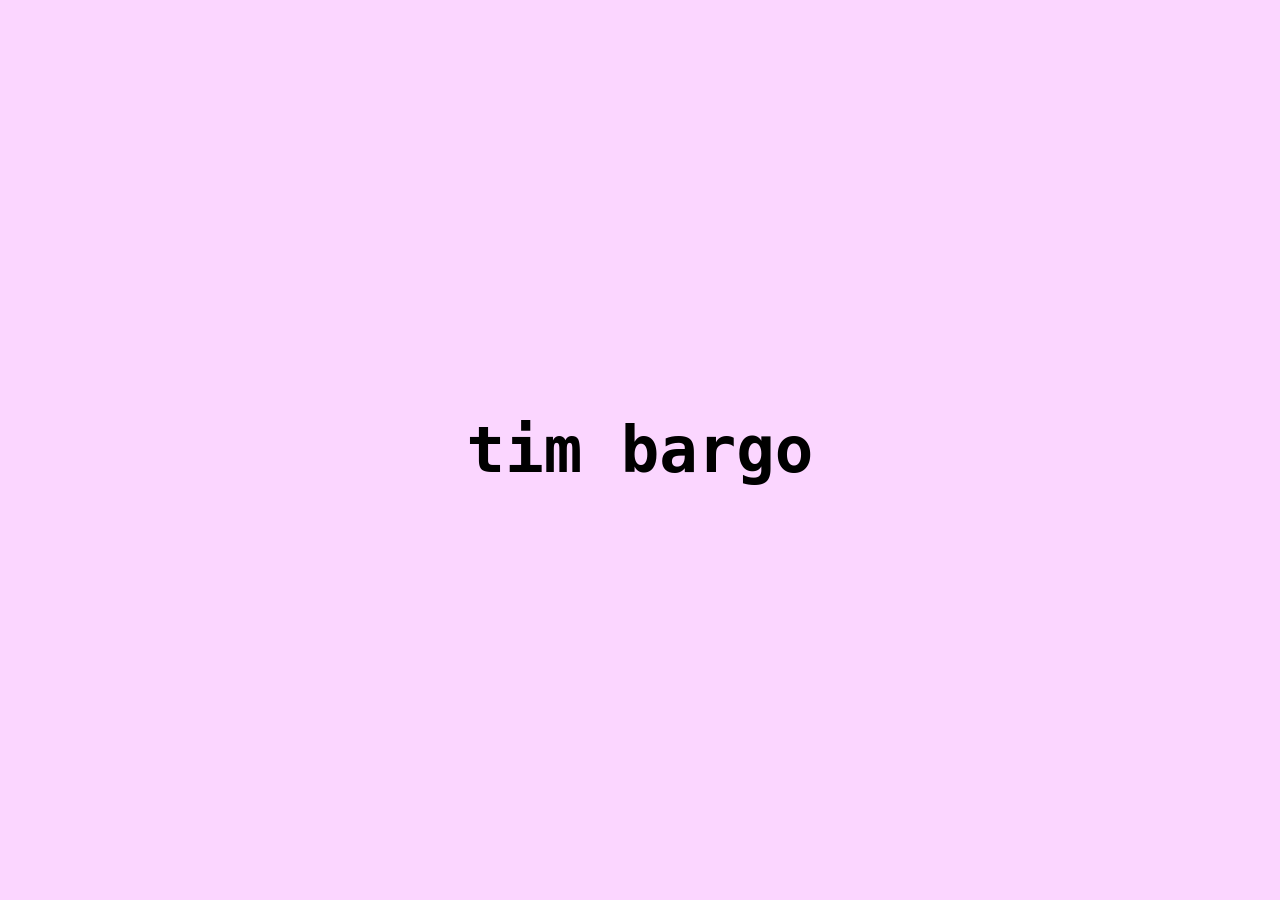
<file: index.html>
<!DOCTYPE html>
<html lang="en">
<head>
    <meta charset="UTF-8">
    <meta name="viewport" content="width=device-width, initial-scale=1.0">
    <title>Tim Bargo</title>
    <style>
        body {
            margin: 0;
            padding: 0;
            background: rgb(251, 214, 255);
            height: 100vh;
            display: flex;
            justify-content: center;
            align-items: center;
            font-family: 'Consolas', 'Monaco', 'Lucida Console', monospace;
            cursor: pointer;
        }
        
        .name {
            font-size: 4rem;
            color: black;
            font-weight: bold;
            animation: spin 10s linear infinite;
        }
        
        @keyframes spin {
            from { transform: rotate(0deg); }
            to { transform: rotate(360deg); }
        }
        
        @media (max-width: 768px) {
            .name {
                font-size: 2rem;
            }
        }
    </style>
    <script>
        document.addEventListener('click', () => {
            window.location.href = 'zoom-tubes.html';
        });
    </script>
</head>
<body>
    <div class="name">tim bargo</div>
</body>
</html>
</file>
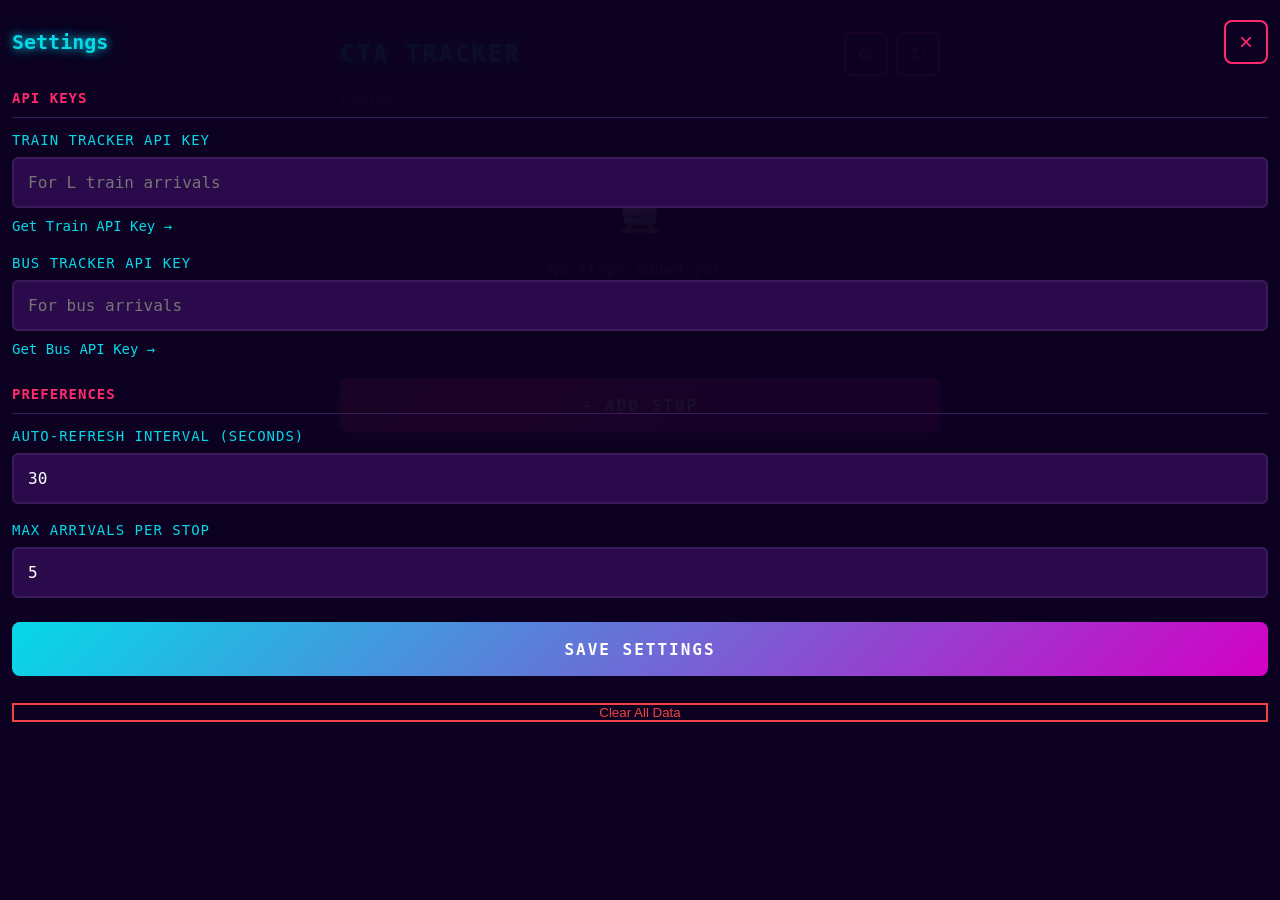
<file: cta.html>
<!DOCTYPE html>
<html lang="en">
<head>
    <meta charset="UTF-8">
    <meta name="viewport" content="width=device-width, initial-scale=1.0">
    <title>CTA Tracker - Tim Bargo</title>
    <style>
        * {
            margin: 0;
            padding: 0;
            box-sizing: border-box;
        }

        :root {
            /* Backgrounds */
            --bg-dark: #0d0221;
            --bg-card: #1a0533;
            --bg-input: #2a0a4a;

            /* Neon accents */
            --neon-pink: #ff2a6d;
            --neon-cyan: #05d9e8;
            --neon-purple: #d300c5;
            --neon-yellow: #f9e900;

            /* Text */
            --text-primary: #ffffff;
            --text-secondary: #b794c0;
            --text-muted: #7a5a8a;

            /* Glow effects */
            --glow-pink: 0 0 10px #ff2a6d, 0 0 20px #ff2a6d40;
            --glow-cyan: 0 0 10px #05d9e8, 0 0 20px #05d9e840;
            --glow-purple: 0 0 10px #d300c5, 0 0 20px #d300c540;

            /* CTA Line Colors */
            --cta-red: #c60c30;
            --cta-blue: #00a1de;
            --cta-brown: #62361b;
            --cta-green: #009b3a;
            --cta-orange: #f9461c;
            --cta-purple: #522398;
            --cta-pink: #e27ea6;
            --cta-yellow: #f9e300;
        }

        body {
            font-family: 'Consolas', 'Monaco', 'Lucida Console', monospace;
            background: var(--bg-dark);
            min-height: 100vh;
            padding: 12px;
            font-size: 16px;
            line-height: 1.5;
            color: var(--text-primary);
        }

        .container {
            max-width: 600px;
            margin: 0 auto;
        }

        /* Header */
        .header {
            display: flex;
            justify-content: space-between;
            align-items: center;
            margin-bottom: 8px;
            padding: 8px 0;
        }

        .header h1 {
            font-size: clamp(1.25rem, 5vw, 1.5rem);
            color: var(--neon-cyan);
            text-shadow: var(--glow-cyan);
            letter-spacing: 2px;
        }

        .header-buttons {
            display: flex;
            gap: 8px;
        }

        .header-btn {
            background: transparent;
            border: 2px solid var(--neon-pink);
            color: var(--neon-pink);
            width: 44px;
            height: 44px;
            border-radius: 8px;
            cursor: pointer;
            font-size: 20px;
            display: flex;
            align-items: center;
            justify-content: center;
            transition: all 0.2s;
        }

        .header-btn:hover, .header-btn:active {
            background: var(--neon-pink);
            color: var(--bg-dark);
            box-shadow: var(--glow-pink);
        }

        .header-btn.refreshing {
            animation: spin 1s linear infinite;
        }

        @keyframes spin {
            from { transform: rotate(0deg); }
            to { transform: rotate(360deg); }
        }

        .last-updated {
            font-size: 12px;
            color: var(--text-muted);
            margin-bottom: 12px;
        }

        /* Cards */
        .card {
            background: var(--bg-card);
            border-radius: 8px;
            padding: 12px;
            margin-bottom: 12px;
            border: 1px solid #3a1a5a;
            box-shadow: 0 4px 20px rgba(0, 0, 0, 0.5);
        }

        .card.glow-cyan {
            border-color: var(--neon-cyan);
            box-shadow: 0 0 15px rgba(5, 217, 232, 0.2);
        }

        .card.glow-pink {
            border-color: var(--neon-pink);
            box-shadow: 0 0 15px rgba(255, 42, 109, 0.2);
        }

        /* Stop Card */
        .stop-card {
            position: relative;
        }

        .stop-header {
            display: flex;
            align-items: flex-start;
            gap: 12px;
            margin-bottom: 8px;
        }

        .line-indicator {
            width: 4px;
            min-height: 40px;
            border-radius: 2px;
            flex-shrink: 0;
        }

        .stop-info {
            flex: 1;
        }

        .stop-line {
            font-size: 14px;
            font-weight: bold;
            margin-bottom: 2px;
        }

        .stop-name {
            font-size: 16px;
            color: var(--text-secondary);
        }

        .stop-actions {
            display: flex;
            gap: 4px;
        }

        .stop-action-btn {
            background: transparent;
            border: 1px solid var(--text-muted);
            color: var(--text-muted);
            width: 32px;
            height: 32px;
            border-radius: 4px;
            cursor: pointer;
            font-size: 14px;
            display: flex;
            align-items: center;
            justify-content: center;
        }

        .stop-action-btn:hover {
            border-color: var(--neon-pink);
            color: var(--neon-pink);
        }

        .stop-action-btn.delete:hover {
            border-color: #ef4444;
            color: #ef4444;
        }

        /* Arrivals */
        .arrivals-list {
            background: rgba(0, 0, 0, 0.3);
            border-radius: 6px;
            padding: 8px;
        }

        .arrival-row {
            display: flex;
            align-items: center;
            padding: 8px 4px;
            border-bottom: 1px solid rgba(255, 255, 255, 0.1);
        }

        .arrival-row:last-child {
            border-bottom: none;
        }

        .arrival-time {
            font-size: 18px;
            font-weight: bold;
            color: var(--neon-cyan);
            min-width: 60px;
            text-shadow: var(--glow-cyan);
        }

        .arrival-time.arriving {
            color: var(--neon-pink);
            text-shadow: var(--glow-pink);
            animation: pulse 1s ease-in-out infinite;
        }

        @keyframes pulse {
            0%, 100% { opacity: 1; }
            50% { opacity: 0.6; }
        }

        .arrival-location {
            flex: 1;
            font-size: 14px;
            color: var(--text-secondary);
            padding: 0 8px;
        }

        .arrival-destination {
            font-size: 12px;
            color: var(--text-muted);
            text-align: right;
        }

        .arrival-destination::before {
            content: '\2192 ';
            color: var(--neon-purple);
        }

        /* Error state */
        .stop-error {
            background: rgba(239, 68, 68, 0.1);
            border: 1px solid rgba(239, 68, 68, 0.3);
            border-radius: 6px;
            padding: 12px;
            color: #fca5a5;
            font-size: 14px;
        }

        .stop-loading {
            text-align: center;
            color: var(--text-muted);
            padding: 16px;
        }

        .stop-loading::after {
            content: '';
            animation: dots 1.5s infinite;
        }

        @keyframes dots {
            0%, 20% { content: '.'; }
            40% { content: '..'; }
            60%, 100% { content: '...'; }
        }

        /* No arrivals */
        .no-arrivals {
            text-align: center;
            color: var(--text-muted);
            padding: 16px;
            font-style: italic;
        }

        /* Add Stop Button */
        .add-stop-btn {
            width: 100%;
            background: linear-gradient(135deg, var(--neon-pink), var(--neon-purple));
            border: none;
            color: white;
            padding: 16px;
            font-size: 16px;
            font-family: inherit;
            font-weight: bold;
            border-radius: 8px;
            cursor: pointer;
            min-height: 54px;
            text-transform: uppercase;
            letter-spacing: 2px;
            box-shadow: 0 4px 20px rgba(255, 42, 109, 0.3);
            transition: all 0.2s;
        }

        .add-stop-btn:hover, .add-stop-btn:active {
            transform: translateY(-2px);
            box-shadow: 0 6px 25px rgba(255, 42, 109, 0.5);
        }

        /* Modal */
        .modal-overlay {
            position: fixed;
            top: 0;
            left: 0;
            right: 0;
            bottom: 0;
            background: rgba(13, 2, 33, 0.95);
            z-index: 1000;
            display: none;
            overflow-y: auto;
        }

        .modal-overlay.active {
            display: block;
        }

        .modal {
            min-height: 100vh;
            padding: 12px;
            padding-bottom: 100px;
        }

        .modal-header {
            display: flex;
            justify-content: space-between;
            align-items: center;
            margin-bottom: 16px;
            padding: 8px 0;
        }

        .modal-header h2 {
            font-size: 1.25rem;
            color: var(--neon-cyan);
            text-shadow: var(--glow-cyan);
        }

        .modal-close {
            background: transparent;
            border: 2px solid var(--neon-pink);
            color: var(--neon-pink);
            width: 44px;
            height: 44px;
            border-radius: 8px;
            cursor: pointer;
            font-size: 24px;
            display: flex;
            align-items: center;
            justify-content: center;
        }

        /* Form elements */
        .form-group {
            margin-bottom: 16px;
        }

        label {
            display: block;
            font-size: 14px;
            color: var(--neon-cyan);
            margin-bottom: 6px;
            text-transform: uppercase;
            letter-spacing: 1px;
        }

        input[type="text"],
        input[type="password"],
        input[type="number"],
        select {
            width: 100%;
            padding: 14px;
            font-size: 16px;
            font-family: inherit;
            background: var(--bg-input);
            border: 2px solid #3a1a5a;
            border-radius: 6px;
            color: var(--text-primary);
            min-height: 50px;
        }

        input:focus,
        select:focus {
            outline: none;
            border-color: var(--neon-cyan);
            box-shadow: 0 0 10px rgba(5, 217, 232, 0.3);
        }

        select {
            cursor: pointer;
        }

        select option {
            background: var(--bg-card);
            color: var(--text-primary);
        }

        /* Stop Search */
        .search-input-wrapper {
            position: relative;
        }

        .search-input {
            padding-right: 44px !important;
        }

        .search-clear {
            position: absolute;
            right: 8px;
            top: 50%;
            transform: translateY(-50%);
            background: transparent;
            border: none;
            color: var(--text-muted);
            font-size: 20px;
            cursor: pointer;
            width: 32px;
            height: 32px;
            display: none;
        }

        .search-clear.visible {
            display: block;
        }

        /* Stop List for selection */
        .stop-list {
            max-height: 300px;
            overflow-y: auto;
            border: 1px solid #3a1a5a;
            border-radius: 6px;
            margin-top: 8px;
        }

        .stop-list-item {
            padding: 14px;
            border-bottom: 1px solid #3a1a5a;
            cursor: pointer;
            transition: background 0.2s;
        }

        .stop-list-item:last-child {
            border-bottom: none;
        }

        .stop-list-item:hover, .stop-list-item:active {
            background: var(--bg-input);
        }

        .stop-list-item.selected {
            background: var(--neon-purple);
            color: white;
        }

        .stop-list-item .stop-id {
            font-size: 12px;
            color: var(--text-muted);
        }

        /* Tabs for Bus/Train */
        .tabs {
            display: flex;
            gap: 8px;
            margin-bottom: 16px;
        }

        .tab {
            flex: 1;
            padding: 14px;
            background: transparent;
            border: 2px solid #3a1a5a;
            color: var(--text-secondary);
            font-family: inherit;
            font-size: 14px;
            font-weight: bold;
            border-radius: 6px;
            cursor: pointer;
            text-transform: uppercase;
            letter-spacing: 1px;
            min-height: 50px;
        }

        .tab.active {
            border-color: var(--neon-cyan);
            color: var(--neon-cyan);
            background: rgba(5, 217, 232, 0.1);
        }

        /* Primary Button */
        .btn-primary {
            width: 100%;
            background: linear-gradient(135deg, var(--neon-cyan), var(--neon-purple));
            border: none;
            color: white;
            padding: 16px;
            font-size: 16px;
            font-family: inherit;
            font-weight: bold;
            border-radius: 8px;
            cursor: pointer;
            min-height: 54px;
            text-transform: uppercase;
            letter-spacing: 2px;
            transition: all 0.2s;
        }

        .btn-primary:hover:not(:disabled), .btn-primary:active:not(:disabled) {
            transform: translateY(-2px);
            box-shadow: 0 6px 25px rgba(5, 217, 232, 0.5);
        }

        .btn-primary:disabled {
            opacity: 0.5;
            cursor: not-allowed;
        }

        .btn-secondary {
            background: transparent;
            border: 2px solid var(--text-muted);
            color: var(--text-secondary);
        }

        .btn-secondary:hover {
            border-color: var(--neon-pink);
            color: var(--neon-pink);
        }

        .btn-danger {
            background: transparent;
            border: 2px solid #ef4444;
            color: #ef4444;
        }

        .btn-danger:hover {
            background: #ef4444;
            color: white;
        }

        /* Settings */
        .settings-section {
            margin-bottom: 24px;
        }

        .settings-section h3 {
            font-size: 14px;
            color: var(--neon-pink);
            margin-bottom: 12px;
            text-transform: uppercase;
            letter-spacing: 1px;
            border-bottom: 1px solid #3a1a5a;
            padding-bottom: 8px;
        }

        /* Empty state */
        .empty-state {
            text-align: center;
            padding: 48px 24px;
            color: var(--text-muted);
        }

        .empty-state-icon {
            font-size: 48px;
            margin-bottom: 16px;
        }

        .empty-state p {
            margin-bottom: 24px;
        }

        /* Info text */
        .info-text {
            font-size: 14px;
            color: var(--text-muted);
            margin-top: 8px;
        }

        .info-link {
            color: var(--neon-cyan);
            text-decoration: none;
        }

        .info-link:hover {
            text-decoration: underline;
        }

        /* Responsive */
        @media (min-width: 480px) {
            body {
                padding: 16px;
            }

            .card {
                padding: 16px;
            }

            .arrival-time {
                min-width: 70px;
            }
        }

        @media (min-width: 768px) {
            body {
                padding: 24px;
            }
        }

        /* Scrollbar styling */
        ::-webkit-scrollbar {
            width: 8px;
        }

        ::-webkit-scrollbar-track {
            background: var(--bg-dark);
        }

        ::-webkit-scrollbar-thumb {
            background: #3a1a5a;
            border-radius: 4px;
        }

        ::-webkit-scrollbar-thumb:hover {
            background: var(--neon-purple);
        }

        /* Loading shimmer */
        .shimmer {
            background: linear-gradient(90deg, var(--bg-card) 25%, var(--bg-input) 50%, var(--bg-card) 75%);
            background-size: 200% 100%;
            animation: shimmer 1.5s infinite;
        }

        @keyframes shimmer {
            0% { background-position: 200% 0; }
            100% { background-position: -200% 0; }
        }
    </style>
</head>
<body>
    <div class="container">
        <!-- Header -->
        <div class="header">
            <h1>CTA TRACKER</h1>
            <div class="header-buttons">
                <button class="header-btn" id="settingsBtn" title="Settings">&#9881;</button>
                <button class="header-btn" id="refreshBtn" title="Refresh">&#8635;</button>
            </div>
        </div>
        <div class="last-updated" id="lastUpdated">Loading...</div>

        <!-- Main Content - Stop Cards -->
        <div id="stopsContainer">
            <!-- Stop cards will be rendered here -->
        </div>

        <!-- Add Stop Button -->
        <button class="add-stop-btn" id="addStopBtn">+ Add Stop</button>
    </div>

    <!-- Settings Modal -->
    <div class="modal-overlay" id="settingsModal">
        <div class="modal">
            <div class="modal-header">
                <h2>Settings</h2>
                <button class="modal-close" id="closeSettingsBtn">&times;</button>
            </div>

            <div class="settings-section">
                <h3>API Keys</h3>
                <div class="form-group">
                    <label for="trainApiKey">Train Tracker API Key</label>
                    <input type="password" id="trainApiKey" placeholder="For L train arrivals">
                    <p class="info-text">
                        <a href="https://www.transitchicago.com/developers/traintrackerapply/" target="_blank" class="info-link">Get Train API Key &rarr;</a>
                    </p>
                </div>
                <div class="form-group">
                    <label for="busApiKey">Bus Tracker API Key</label>
                    <input type="password" id="busApiKey" placeholder="For bus arrivals">
                    <p class="info-text">
                        <a href="https://www.ctabustracker.com/bustime/login.jsp" target="_blank" class="info-link">Get Bus API Key &rarr;</a>
                    </p>
                </div>
            </div>

            <div class="settings-section">
                <h3>Preferences</h3>
                <div class="form-group">
                    <label for="refreshInterval">Auto-refresh Interval (seconds)</label>
                    <input type="number" id="refreshInterval" min="10" max="300" value="30">
                </div>
                <div class="form-group">
                    <label for="maxArrivals">Max Arrivals per Stop</label>
                    <input type="number" id="maxArrivals" min="1" max="10" value="5">
                </div>
            </div>

            <button class="btn-primary" id="saveSettingsBtn">Save Settings</button>

            <div style="margin-top: 24px;">
                <button class="btn-danger" id="clearAllDataBtn" style="width: 100%;">Clear All Data</button>
            </div>
        </div>
    </div>

    <!-- Add Stop Modal -->
    <div class="modal-overlay" id="addStopModal">
        <div class="modal">
            <div class="modal-header">
                <h2>Add Stop</h2>
                <button class="modal-close" id="closeAddStopBtn">&times;</button>
            </div>

            <!-- Tabs -->
            <div class="tabs">
                <button class="tab active" data-type="train" id="trainTab">&#128646; Train</button>
                <button class="tab" data-type="bus" id="busTab">&#128652; Bus</button>
            </div>

            <!-- Train Form -->
            <div id="trainForm">
                <div class="form-group">
                    <label for="trainLine">Select Line</label>
                    <select id="trainLine">
                        <option value="">-- Select Line --</option>
                    </select>
                </div>
                <div class="form-group">
                    <label for="trainStation">Select Station</label>
                    <select id="trainStation" disabled>
                        <option value="">-- Select Station --</option>
                    </select>
                </div>
                <div class="form-group">
                    <label for="trainDirection">Select Platform</label>
                    <select id="trainDirection" disabled>
                        <option value="">-- Select Platform --</option>
                    </select>
                </div>
                <button class="btn-primary" id="addTrainStopBtn" disabled>Add Train Stop</button>
            </div>

            <!-- Bus Form -->
            <div id="busForm" style="display: none;">
                <div class="form-group">
                    <label for="busRoute">Route Number</label>
                    <input type="text" id="busRoute" placeholder="e.g., 74">
                </div>
                <div class="form-group">
                    <label for="busDirection">Direction</label>
                    <select id="busDirection" disabled>
                        <option value="">-- Enter route first --</option>
                    </select>
                </div>
                <div class="form-group">
                    <label for="busStopSearch">Search Stops</label>
                    <div class="search-input-wrapper">
                        <input type="text" id="busStopSearch" class="search-input" placeholder="Type to search stops..." disabled>
                        <button class="search-clear" id="busSearchClear">&times;</button>
                    </div>
                </div>
                <div class="stop-list" id="busStopList" style="display: none;">
                    <!-- Bus stops will be listed here -->
                </div>
                <button class="btn-primary" id="addBusStopBtn" disabled style="margin-top: 16px;">Add Bus Stop</button>
            </div>
        </div>
    </div>

    <script>
        // =====================================================================
        // CONSTANTS & CONFIGURATION
        // =====================================================================

        const STORAGE_NAMESPACE = 'com.timbargo.cta_tracker';

        // CTA Train Lines and Stations (static data)
        const CTA_LINES = [
            { id: 'Red', name: 'Red Line', color: '#c60c30' },
            { id: 'Blue', name: 'Blue Line', color: '#00a1de' },
            { id: 'Brn', name: 'Brown Line', color: '#62361b' },
            { id: 'G', name: 'Green Line', color: '#009b3a' },
            { id: 'Org', name: 'Orange Line', color: '#f9461c' },
            { id: 'P', name: 'Purple Line', color: '#522398' },
            { id: 'Pink', name: 'Pink Line', color: '#e27ea6' },
            { id: 'Y', name: 'Yellow Line', color: '#f9e300' }
        ];

        // Station data with stop IDs per platform
        // Format: { name, lat, lng, lines: [lineIds], stops: { [direction]: stopId } }
        // This is a subset - in production you'd fetch from CTA or have complete list
        const CTA_STATIONS = [
            // Red Line (north-south)
            { name: 'Howard', mapId: 40900, lines: ['Red', 'P', 'Y'], stops: { 'Howard-bound': 30173, '95th-bound': 30174 } },
            { name: 'Jarvis', mapId: 41190, lines: ['Red'], stops: { 'Howard-bound': 30181, '95th-bound': 30182 } },
            { name: 'Morse', mapId: 40100, lines: ['Red'], stops: { 'Howard-bound': 30020, '95th-bound': 30021 } },
            { name: 'Loyola', mapId: 41300, lines: ['Red'], stops: { 'Howard-bound': 30203, '95th-bound': 30204 } },
            { name: 'Granville', mapId: 40760, lines: ['Red'], stops: { 'Howard-bound': 30147, '95th-bound': 30148 } },
            { name: 'Thorndale', mapId: 40880, lines: ['Red'], stops: { 'Howard-bound': 30169, '95th-bound': 30170 } },
            { name: 'Bryn Mawr', mapId: 41380, lines: ['Red'], stops: { 'Howard-bound': 30267, '95th-bound': 30268 } },
            { name: 'Berwyn', mapId: 40340, lines: ['Red'], stops: { 'Howard-bound': 30065, '95th-bound': 30066 } },
            { name: 'Argyle', mapId: 41200, lines: ['Red'], stops: { 'Howard-bound': 30183, '95th-bound': 30184 } },
            { name: 'Lawrence', mapId: 40770, lines: ['Red'], stops: { 'Howard-bound': 30149, '95th-bound': 30150 } },
            { name: 'Wilson', mapId: 40540, lines: ['Red', 'P'], stops: { 'Howard-bound': 30105, '95th-bound': 30106, 'Linden-bound': 30105, 'Loop-bound': 30106 } },
            { name: 'Sheridan', mapId: 40080, lines: ['Red'], stops: { 'Howard-bound': 30016, '95th-bound': 30017 } },
            { name: 'Addison (Red)', mapId: 41420, lines: ['Red'], stops: { 'Howard-bound': 30273, '95th-bound': 30274 } },
            { name: 'Belmont (Red/Brown/Purple)', mapId: 41320, lines: ['Red', 'Brn', 'P'], stops: { 'Howard-bound': 30256, '95th-bound': 30257, 'Kimball-bound': 30255, 'Loop-bound': 30256, 'Linden-bound': 30255 } },
            { name: 'Fullerton', mapId: 41220, lines: ['Red', 'Brn', 'P'], stops: { 'Howard-bound': 30186, '95th-bound': 30187, 'Kimball-bound': 30185, 'Loop-bound': 30186, 'Linden-bound': 30185 } },
            { name: 'North/Clybourn', mapId: 40650, lines: ['Red'], stops: { 'Howard-bound': 30128, '95th-bound': 30129 } },
            { name: 'Clark/Division', mapId: 40630, lines: ['Red'], stops: { 'Howard-bound': 30122, '95th-bound': 30123 } },
            { name: 'Chicago (Red)', mapId: 41450, lines: ['Red'], stops: { 'Howard-bound': 30279, '95th-bound': 30280 } },
            { name: 'Grand (Red)', mapId: 40330, lines: ['Red'], stops: { 'Howard-bound': 30063, '95th-bound': 30064 } },
            { name: 'Lake (Red)', mapId: 41660, lines: ['Red'], stops: { 'Howard-bound': 30289, '95th-bound': 30290 } },
            { name: 'Monroe (Red)', mapId: 41090, lines: ['Red'], stops: { 'Howard-bound': 30211, '95th-bound': 30212 } },
            { name: 'Jackson (Red)', mapId: 40560, lines: ['Red'], stops: { 'Howard-bound': 30109, '95th-bound': 30110 } },
            { name: 'Harrison', mapId: 41490, lines: ['Red'], stops: { 'Howard-bound': 30285, '95th-bound': 30286 } },
            { name: 'Roosevelt (Red/Orange/Green)', mapId: 41400, lines: ['Red', 'Org', 'G'], stops: { 'Howard-bound': 30269, '95th-bound': 30270, 'Midway-bound': 30080, 'Loop-bound': 30081, 'Harlem-bound': 30080, 'Ashland/63rd-bound': 30081 } },
            { name: 'Cermak-Chinatown', mapId: 41000, lines: ['Red'], stops: { 'Howard-bound': 30193, '95th-bound': 30194 } },
            { name: 'Sox-35th', mapId: 40190, lines: ['Red'], stops: { 'Howard-bound': 30036, '95th-bound': 30037 } },
            { name: '47th (Red)', mapId: 41230, lines: ['Red'], stops: { 'Howard-bound': 30189, '95th-bound': 30190 } },
            { name: 'Garfield (Red)', mapId: 41170, lines: ['Red'], stops: { 'Howard-bound': 30177, '95th-bound': 30178 } },
            { name: '63rd', mapId: 40910, lines: ['Red'], stops: { 'Howard-bound': 30175, '95th-bound': 30176 } },
            { name: '69th', mapId: 40990, lines: ['Red'], stops: { 'Howard-bound': 30191, '95th-bound': 30192 } },
            { name: '79th', mapId: 40240, lines: ['Red'], stops: { 'Howard-bound': 30046, '95th-bound': 30047 } },
            { name: '87th', mapId: 41430, lines: ['Red'], stops: { 'Howard-bound': 30275, '95th-bound': 30276 } },
            { name: '95th/Dan Ryan', mapId: 40450, lines: ['Red'], stops: { 'Howard-bound': 30088, '95th-bound': 30089 } },

            // Blue Line (O'Hare branch)
            { name: "O'Hare", mapId: 40890, lines: ['Blue'], stops: { "O'Hare-bound": 30171, 'Forest Park-bound': 30172 } },
            { name: 'Rosemont', mapId: 40820, lines: ['Blue'], stops: { "O'Hare-bound": 30159, 'Forest Park-bound': 30160 } },
            { name: 'Cumberland', mapId: 40230, lines: ['Blue'], stops: { "O'Hare-bound": 30044, 'Forest Park-bound': 30045 } },
            { name: 'Harlem (Blue-O\'Hare)', mapId: 40750, lines: ['Blue'], stops: { "O'Hare-bound": 30145, 'Forest Park-bound': 30146 } },
            { name: 'Jefferson Park', mapId: 41280, lines: ['Blue'], stops: { "O'Hare-bound": 30247, 'Forest Park-bound': 30248 } },
            { name: 'Montrose (Blue)', mapId: 41330, lines: ['Blue'], stops: { "O'Hare-bound": 30259, 'Forest Park-bound': 30260 } },
            { name: 'Irving Park (Blue)', mapId: 40550, lines: ['Blue'], stops: { "O'Hare-bound": 30107, 'Forest Park-bound': 30108 } },
            { name: 'Addison (Blue)', mapId: 41240, lines: ['Blue'], stops: { "O'Hare-bound": 30191, 'Forest Park-bound': 30192 } },
            { name: 'Belmont (Blue)', mapId: 40060, lines: ['Blue'], stops: { "O'Hare-bound": 30012, 'Forest Park-bound': 30013 } },
            { name: 'Logan Square', mapId: 41020, lines: ['Blue'], stops: { "O'Hare-bound": 30195, 'Forest Park-bound': 30196 } },
            { name: 'California (Blue)', mapId: 40570, lines: ['Blue'], stops: { "O'Hare-bound": 30111, 'Forest Park-bound': 30112 } },
            { name: 'Western (Blue-O\'Hare)', mapId: 40670, lines: ['Blue'], stops: { "O'Hare-bound": 30130, 'Forest Park-bound': 30131 } },
            { name: 'Damen (Blue)', mapId: 40590, lines: ['Blue'], stops: { "O'Hare-bound": 30115, 'Forest Park-bound': 30116 } },
            { name: 'Division (Blue)', mapId: 40320, lines: ['Blue'], stops: { "O'Hare-bound": 30061, 'Forest Park-bound': 30062 } },
            { name: 'Chicago (Blue)', mapId: 41410, lines: ['Blue'], stops: { "O'Hare-bound": 30271, 'Forest Park-bound': 30272 } },
            { name: 'Grand (Blue)', mapId: 40490, lines: ['Blue'], stops: { "O'Hare-bound": 30095, 'Forest Park-bound': 30096 } },
            { name: 'Clark/Lake', mapId: 40380, lines: ['Blue', 'Brn', 'G', 'Org', 'P', 'Pink'], stops: { "O'Hare-bound": 30074, 'Forest Park-bound': 30075, 'Loop-bound': 30074, 'Kimball-bound': 30074, 'Harlem-bound': 30074, 'Midway-bound': 30075, 'Ashland/63rd-bound': 30075, 'Linden-bound': 30074, '54th/Cermak-bound': 30075 } },
            { name: 'Washington (Blue)', mapId: 40370, lines: ['Blue'], stops: { "O'Hare-bound": 30072, 'Forest Park-bound': 30073 } },
            { name: 'Monroe (Blue)', mapId: 40790, lines: ['Blue'], stops: { "O'Hare-bound": 30153, 'Forest Park-bound': 30154 } },
            { name: 'Jackson (Blue)', mapId: 40070, lines: ['Blue'], stops: { "O'Hare-bound": 30014, 'Forest Park-bound': 30015 } },
            { name: 'LaSalle', mapId: 41340, lines: ['Blue'], stops: { "O'Hare-bound": 30261, 'Forest Park-bound': 30262 } },
            { name: 'Clinton (Blue)', mapId: 40430, lines: ['Blue'], stops: { "O'Hare-bound": 30084, 'Forest Park-bound': 30085 } },
            { name: 'UIC-Halsted', mapId: 40350, lines: ['Blue'], stops: { "O'Hare-bound": 30067, 'Forest Park-bound': 30068 } },
            { name: 'Racine (Blue)', mapId: 40470, lines: ['Blue'], stops: { "O'Hare-bound": 30091, 'Forest Park-bound': 30092 } },
            { name: 'Illinois Medical District', mapId: 40810, lines: ['Blue'], stops: { "O'Hare-bound": 30157, 'Forest Park-bound': 30158 } },
            { name: 'Western (Blue-Forest Park)', mapId: 40220, lines: ['Blue'], stops: { "O'Hare-bound": 30042, 'Forest Park-bound': 30043 } },
            { name: 'Kedzie-Homan (Blue)', mapId: 40250, lines: ['Blue'], stops: { "O'Hare-bound": 30048, 'Forest Park-bound': 30049 } },
            { name: 'Pulaski (Blue)', mapId: 40920, lines: ['Blue'], stops: { "O'Hare-bound": 30177, 'Forest Park-bound': 30178 } },
            { name: 'Cicero (Blue)', mapId: 40970, lines: ['Blue'], stops: { "O'Hare-bound": 30187, 'Forest Park-bound': 30188 } },
            { name: 'Austin (Blue)', mapId: 40010, lines: ['Blue'], stops: { "O'Hare-bound": 30001, 'Forest Park-bound': 30002 } },
            { name: 'Oak Park (Blue)', mapId: 40180, lines: ['Blue'], stops: { "O'Hare-bound": 30034, 'Forest Park-bound': 30035 } },
            { name: 'Harlem (Blue-Forest Park)', mapId: 40980, lines: ['Blue'], stops: { "O'Hare-bound": 30189, 'Forest Park-bound': 30190 } },
            { name: 'Forest Park', mapId: 40390, lines: ['Blue'], stops: { "O'Hare-bound": 30076, 'Forest Park-bound': 30077 } },

            // Brown Line
            { name: 'Kimball', mapId: 41290, lines: ['Brn'], stops: { 'Kimball-bound': 30249, 'Loop-bound': 30250 } },
            { name: 'Kedzie (Brown)', mapId: 41180, lines: ['Brn'], stops: { 'Kimball-bound': 30179, 'Loop-bound': 30180 } },
            { name: 'Francisco', mapId: 40870, lines: ['Brn'], stops: { 'Kimball-bound': 30167, 'Loop-bound': 30168 } },
            { name: 'Rockwell', mapId: 41010, lines: ['Brn'], stops: { 'Kimball-bound': 30197, 'Loop-bound': 30198 } },
            { name: 'Western (Brown)', mapId: 41480, lines: ['Brn'], stops: { 'Kimball-bound': 30281, 'Loop-bound': 30282 } },
            { name: 'Damen (Brown)', mapId: 40090, lines: ['Brn'], stops: { 'Kimball-bound': 30018, 'Loop-bound': 30019 } },
            { name: 'Montrose (Brown)', mapId: 41500, lines: ['Brn'], stops: { 'Kimball-bound': 30287, 'Loop-bound': 30288 } },
            { name: 'Irving Park (Brown)', mapId: 41460, lines: ['Brn'], stops: { 'Kimball-bound': 30277, 'Loop-bound': 30278 } },
            { name: 'Addison (Brown)', mapId: 41440, lines: ['Brn'], stops: { 'Kimball-bound': 30275, 'Loop-bound': 30276 } },
            { name: 'Paulina', mapId: 41310, lines: ['Brn'], stops: { 'Kimball-bound': 30253, 'Loop-bound': 30254 } },
            { name: 'Southport', mapId: 40360, lines: ['Brn'], stops: { 'Kimball-bound': 30069, 'Loop-bound': 30070 } },
            { name: 'Wellington', mapId: 41210, lines: ['Brn', 'P'], stops: { 'Kimball-bound': 30231, 'Loop-bound': 30232, 'Linden-bound': 30231 } },
            { name: 'Diversey', mapId: 40530, lines: ['Brn', 'P'], stops: { 'Kimball-bound': 30103, 'Loop-bound': 30104, 'Linden-bound': 30103 } },
            { name: 'Armitage', mapId: 40660, lines: ['Brn', 'P'], stops: { 'Kimball-bound': 30126, 'Loop-bound': 30127, 'Linden-bound': 30126 } },
            { name: 'Sedgwick', mapId: 40800, lines: ['Brn', 'P'], stops: { 'Kimball-bound': 30155, 'Loop-bound': 30156, 'Linden-bound': 30155 } },
            { name: 'Chicago (Brown/Purple)', mapId: 40710, lines: ['Brn', 'P'], stops: { 'Kimball-bound': 30137, 'Loop-bound': 30138, 'Linden-bound': 30137 } },
            { name: 'Merchandise Mart', mapId: 40460, lines: ['Brn', 'P'], stops: { 'Kimball-bound': 30089, 'Loop-bound': 30090, 'Linden-bound': 30089 } },
            { name: 'Washington/Wells', mapId: 40730, lines: ['Brn', 'Org', 'P', 'Pink'], stops: { 'Kimball-bound': 30141, 'Loop-bound': 30142, 'Linden-bound': 30141, 'Midway-bound': 30142, '54th/Cermak-bound': 30142 } },
            { name: 'Quincy', mapId: 40040, lines: ['Brn', 'Org', 'P', 'Pink'], stops: { 'Kimball-bound': 30008, 'Loop-bound': 30009, 'Linden-bound': 30008, 'Midway-bound': 30009, '54th/Cermak-bound': 30009 } },
            { name: 'LaSalle/Van Buren', mapId: 40160, lines: ['Brn', 'Org', 'P', 'Pink'], stops: { 'Kimball-bound': 30030, 'Loop-bound': 30031, 'Linden-bound': 30030, 'Midway-bound': 30031, '54th/Cermak-bound': 30031 } },
            { name: 'Harold Washington Library', mapId: 40850, lines: ['Brn', 'Org', 'P', 'Pink'], stops: { 'Kimball-bound': 30163, 'Loop-bound': 30164, 'Linden-bound': 30163, 'Midway-bound': 30164, '54th/Cermak-bound': 30164 } },
            { name: 'Adams/Wabash', mapId: 40680, lines: ['Brn', 'G', 'Org', 'P', 'Pink'], stops: { 'Kimball-bound': 30132, 'Loop-bound': 30133, 'Linden-bound': 30132, 'Midway-bound': 30133, 'Harlem-bound': 30132, 'Ashland/63rd-bound': 30133, '54th/Cermak-bound': 30133 } },
            { name: 'State/Lake', mapId: 40260, lines: ['Brn', 'G', 'Org', 'P', 'Pink'], stops: { 'Kimball-bound': 30050, 'Loop-bound': 30051, 'Linden-bound': 30050, 'Midway-bound': 30051, 'Harlem-bound': 30050, 'Ashland/63rd-bound': 30051, '54th/Cermak-bound': 30051 } },
            { name: 'Randolph/Wabash', mapId: 40200, lines: ['Brn', 'G', 'Org', 'P', 'Pink'], stops: { 'Kimball-bound': 30038, 'Loop-bound': 30039, 'Linden-bound': 30038, 'Midway-bound': 30039, 'Harlem-bound': 30038, 'Ashland/63rd-bound': 30039, '54th/Cermak-bound': 30039 } },
            { name: 'Madison/Wabash', mapId: 40640, lines: ['Brn', 'G', 'Org', 'P', 'Pink'], stops: { 'Kimball-bound': 30124, 'Loop-bound': 30125, 'Linden-bound': 30124, 'Midway-bound': 30125, 'Harlem-bound': 30124, 'Ashland/63rd-bound': 30125, '54th/Cermak-bound': 30125 } },

            // Green Line
            { name: 'Harlem/Lake', mapId: 40020, lines: ['G'], stops: { 'Harlem-bound': 30003, 'Ashland/63rd-bound': 30004 } },
            { name: 'Oak Park (Green)', mapId: 41350, lines: ['G'], stops: { 'Harlem-bound': 30263, 'Ashland/63rd-bound': 30264 } },
            { name: 'Ridgeland', mapId: 40610, lines: ['G'], stops: { 'Harlem-bound': 30118, 'Ashland/63rd-bound': 30119 } },
            { name: 'Austin (Green)', mapId: 41260, lines: ['G'], stops: { 'Harlem-bound': 30241, 'Ashland/63rd-bound': 30242 } },
            { name: 'Central (Green)', mapId: 40280, lines: ['G'], stops: { 'Harlem-bound': 30054, 'Ashland/63rd-bound': 30055 } },
            { name: 'Laramie', mapId: 40700, lines: ['G'], stops: { 'Harlem-bound': 30135, 'Ashland/63rd-bound': 30136 } },
            { name: 'Cicero (Green)', mapId: 40480, lines: ['G'], stops: { 'Harlem-bound': 30093, 'Ashland/63rd-bound': 30094 } },
            { name: 'Pulaski (Green)', mapId: 40030, lines: ['G'], stops: { 'Harlem-bound': 30005, 'Ashland/63rd-bound': 30006 } },
            { name: 'Conservatory', mapId: 41670, lines: ['G'], stops: { 'Harlem-bound': 30291, 'Ashland/63rd-bound': 30292 } },
            { name: 'Kedzie (Green)', mapId: 41070, lines: ['G'], stops: { 'Harlem-bound': 30205, 'Ashland/63rd-bound': 30206 } },
            { name: 'California (Green)', mapId: 41360, lines: ['G'], stops: { 'Harlem-bound': 30265, 'Ashland/63rd-bound': 30266 } },
            { name: 'Ashland (Green)', mapId: 40170, lines: ['G'], stops: { 'Harlem-bound': 30032, 'Ashland/63rd-bound': 30033 } },
            { name: 'Morgan', mapId: 41510, lines: ['G', 'Pink'], stops: { 'Harlem-bound': 30295, 'Ashland/63rd-bound': 30296, '54th/Cermak-bound': 30296 } },
            { name: 'Clinton (Green/Pink)', mapId: 41160, lines: ['G', 'Pink'], stops: { 'Harlem-bound': 30221, 'Ashland/63rd-bound': 30222, '54th/Cermak-bound': 30222 } },
            { name: '35th-Bronzeville-IIT', mapId: 41120, lines: ['G'], stops: { 'Harlem-bound': 30213, 'Ashland/63rd-bound': 30214 } },
            { name: 'Indiana', mapId: 40300, lines: ['G'], stops: { 'Harlem-bound': 30058, 'Ashland/63rd-bound': 30059 } },
            { name: '43rd', mapId: 41270, lines: ['G'], stops: { 'Harlem-bound': 30243, 'Ashland/63rd-bound': 30244 } },
            { name: '47th (Green)', mapId: 41080, lines: ['G'], stops: { 'Harlem-bound': 30207, 'Ashland/63rd-bound': 30208 } },
            { name: '51st', mapId: 40130, lines: ['G'], stops: { 'Harlem-bound': 30025, 'Ashland/63rd-bound': 30026 } },
            { name: 'Garfield (Green)', mapId: 40510, lines: ['G'], stops: { 'Harlem-bound': 30099, 'Ashland/63rd-bound': 30100 } },
            { name: 'King Drive', mapId: 41140, lines: ['G'], stops: { 'Harlem-bound': 30217, 'Ashland/63rd-bound': 30218 } },
            { name: 'Cottage Grove', mapId: 40720, lines: ['G'], stops: { 'Harlem-bound': 30139, 'Ashland/63rd-bound': 30140 } },
            { name: 'Halsted (Green)', mapId: 40940, lines: ['G'], stops: { 'Harlem-bound': 30183, 'Ashland/63rd-bound': 30184 } },
            { name: 'Ashland/63rd', mapId: 40290, lines: ['G'], stops: { 'Harlem-bound': 30056, 'Ashland/63rd-bound': 30057 } },

            // Orange Line
            { name: 'Midway', mapId: 40930, lines: ['Org'], stops: { 'Midway-bound': 30181, 'Loop-bound': 30182 } },
            { name: 'Pulaski (Orange)', mapId: 40960, lines: ['Org'], stops: { 'Midway-bound': 30185, 'Loop-bound': 30186 } },
            { name: 'Kedzie (Orange)', mapId: 41150, lines: ['Org'], stops: { 'Midway-bound': 30219, 'Loop-bound': 30220 } },
            { name: 'Western (Orange)', mapId: 40310, lines: ['Org'], stops: { 'Midway-bound': 30060, 'Loop-bound': 30061 } },
            { name: '35th/Archer', mapId: 40120, lines: ['Org'], stops: { 'Midway-bound': 30023, 'Loop-bound': 30024 } },
            { name: 'Ashland (Orange)', mapId: 41060, lines: ['Org'], stops: { 'Midway-bound': 30203, 'Loop-bound': 30204 } },
            { name: 'Halsted (Orange)', mapId: 41130, lines: ['Org'], stops: { 'Midway-bound': 30215, 'Loop-bound': 30216 } },

            // Purple Line (Evanston)
            { name: 'Linden', mapId: 41050, lines: ['P'], stops: { 'Linden-bound': 30201, 'Loop-bound': 30202 } },
            { name: 'Central (Purple)', mapId: 41250, lines: ['P'], stops: { 'Linden-bound': 30239, 'Loop-bound': 30240 } },
            { name: 'Noyes', mapId: 40400, lines: ['P'], stops: { 'Linden-bound': 30078, 'Loop-bound': 30079 } },
            { name: 'Foster (Purple)', mapId: 40520, lines: ['P'], stops: { 'Linden-bound': 30101, 'Loop-bound': 30102 } },
            { name: 'Davis', mapId: 40050, lines: ['P'], stops: { 'Linden-bound': 30010, 'Loop-bound': 30011 } },
            { name: 'Dempster', mapId: 40690, lines: ['P'], stops: { 'Linden-bound': 30133, 'Loop-bound': 30134 } },
            { name: 'Main', mapId: 40270, lines: ['P'], stops: { 'Linden-bound': 30052, 'Loop-bound': 30053 } },
            { name: 'South Boulevard', mapId: 40840, lines: ['P'], stops: { 'Linden-bound': 30161, 'Loop-bound': 30162 } },

            // Pink Line
            { name: '54th/Cermak', mapId: 40580, lines: ['Pink'], stops: { '54th/Cermak-bound': 30113, 'Loop-bound': 30114 } },
            { name: 'Cicero (Pink)', mapId: 40420, lines: ['Pink'], stops: { '54th/Cermak-bound': 30082, 'Loop-bound': 30083 } },
            { name: 'Kostner', mapId: 40600, lines: ['Pink'], stops: { '54th/Cermak-bound': 30117, 'Loop-bound': 30118 } },
            { name: 'Pulaski (Pink)', mapId: 40150, lines: ['Pink'], stops: { '54th/Cermak-bound': 30028, 'Loop-bound': 30029 } },
            { name: 'Central Park', mapId: 40780, lines: ['Pink'], stops: { '54th/Cermak-bound': 30151, 'Loop-bound': 30152 } },
            { name: 'Kedzie (Pink)', mapId: 41040, lines: ['Pink'], stops: { '54th/Cermak-bound': 30199, 'Loop-bound': 30200 } },
            { name: 'California (Pink)', mapId: 40440, lines: ['Pink'], stops: { '54th/Cermak-bound': 30086, 'Loop-bound': 30087 } },
            { name: 'Western (Pink)', mapId: 40740, lines: ['Pink'], stops: { '54th/Cermak-bound': 30143, 'Loop-bound': 30144 } },
            { name: 'Damen (Pink)', mapId: 40210, lines: ['Pink'], stops: { '54th/Cermak-bound': 30040, 'Loop-bound': 30041 } },
            { name: '18th', mapId: 40830, lines: ['Pink'], stops: { '54th/Cermak-bound': 30159, 'Loop-bound': 30160 } },
            { name: 'Polk', mapId: 41030, lines: ['Pink'], stops: { '54th/Cermak-bound': 30197, 'Loop-bound': 30198 } },
            { name: 'Ashland (Pink)', mapId: 40170, lines: ['Pink'], stops: { '54th/Cermak-bound': 30032, 'Loop-bound': 30033 } },

            // Yellow Line
            { name: 'Dempster-Skokie', mapId: 40140, lines: ['Y'], stops: { 'Dempster-Skokie-bound': 30026, 'Howard-bound': 30027 } },
            { name: 'Oakton-Skokie', mapId: 41680, lines: ['Y'], stops: { 'Dempster-Skokie-bound': 30297, 'Howard-bound': 30298 } }
        ];

        // =====================================================================
        // CONFIG MANAGER
        // =====================================================================

        class ConfigManager {
            constructor() {
                this.storageKey = STORAGE_NAMESPACE;
            }

            getConfig() {
                const data = localStorage.getItem(this.storageKey);
                if (data) {
                    try {
                        return JSON.parse(data);
                    } catch (e) {
                        console.error('Failed to parse config:', e);
                    }
                }
                return this.getDefaultConfig();
            }

            getDefaultConfig() {
                return {
                    api_keys: { bus: '', train: '' },
                    stops: [],
                    preferences: { refreshInterval: 30, maxArrivals: 5 }
                };
            }

            saveConfig(config) {
                localStorage.setItem(this.storageKey, JSON.stringify(config));
            }

            getApiKeys() {
                const config = this.getConfig();
                // Handle migration from single api_key to api_keys
                if (config.api_key && !config.api_keys) {
                    return { bus: '', train: config.api_key };
                }
                return config.api_keys || { bus: '', train: '' };
            }

            setApiKeys(busKey, trainKey) {
                const config = this.getConfig();
                config.api_keys = { bus: busKey || '', train: trainKey || '' };
                delete config.api_key; // Remove old single key if present
                this.saveConfig(config);
            }

            getStops() {
                return this.getConfig().stops || [];
            }

            addStop(stop) {
                const config = this.getConfig();
                stop.id = Date.now().toString();
                config.stops.push(stop);
                this.saveConfig(config);
                return stop;
            }

            removeStop(id) {
                const config = this.getConfig();
                config.stops = config.stops.filter(s => s.id !== id);
                this.saveConfig(config);
            }

            moveStop(id, direction) {
                const config = this.getConfig();
                const index = config.stops.findIndex(s => s.id === id);
                if (index === -1) return;

                const newIndex = direction === 'up' ? index - 1 : index + 1;
                if (newIndex < 0 || newIndex >= config.stops.length) return;

                const temp = config.stops[index];
                config.stops[index] = config.stops[newIndex];
                config.stops[newIndex] = temp;
                this.saveConfig(config);
            }

            getPreferences() {
                return this.getConfig().preferences || { refreshInterval: 30, maxArrivals: 5 };
            }

            setPreferences(prefs) {
                const config = this.getConfig();
                config.preferences = { ...config.preferences, ...prefs };
                this.saveConfig(config);
            }

            hasApiKey() {
                const keys = this.getApiKeys();
                return !!(keys.bus || keys.train);
            }

            clearAll() {
                localStorage.removeItem(this.storageKey);
            }
        }

        // =====================================================================
        // CORS PROXY HELPER
        // =====================================================================

        // CTA APIs don't include CORS headers, so we route through the integrated
        // Cloudflare Pages Function at /proxy (same-origin, no CORS issues).
        async function fetchWithCorsProxy(url) {
            // 1. Integrated Pages Function proxy (same-origin, always works on CF Pages)
            try {
                const r = await fetch('/proxy?url=' + encodeURIComponent(url));
                if (r.ok) return r;
            } catch {}

            // 2. Direct fetch (works in local dev or if CTA ever adds CORS headers)
            try {
                const r = await fetch(url);
                if (r.ok) return r;
            } catch {}

            throw new Error('Failed to fetch CTA data. Is the site running on Cloudflare Pages?');
        }

        // =====================================================================
        // CTA API CLASSES
        // =====================================================================

        class BusTrackerAPI {
            constructor(apiKey) {
                this.apiKey = apiKey;
                this.baseUrl = 'https://ctabustracker.com/bustime/api/v2';
            }

            async getPredictions(stopId) {
                if (!this.apiKey) {
                    throw new Error('API key not configured');
                }

                const url = `${this.baseUrl}/getpredictions?key=${this.apiKey}&stpid=${stopId}&format=json`;

                try {
                    const response = await fetchWithCorsProxy(url);
                    if (!response.ok) throw new Error('Network error');

                    const data = await response.json();

                    if (data['bustime-response'].error) {
                        const error = data['bustime-response'].error[0];
                        throw new Error(error.msg || 'API error');
                    }

                    const predictions = data['bustime-response'].prd || [];
                    return predictions.map(p => ({
                        route: p.rt,
                        direction: p.rtdir,
                        destination: p.des,
                        predictedTime: p.prdtm,
                        arrivalIn: this.calculateArrivalMinutes(p.prdtm),
                        currentLocation: p.stpnm !== p.stpnm ? `@ ${p.stpnm}` : '',
                        isDelayed: p.dly === 'true',
                        vehicleId: p.vid
                    }));
                } catch (error) {
                    console.error('Bus API error:', error);
                    throw error;
                }
            }

            async getRoutes() {
                if (!this.apiKey) throw new Error('API key not configured');

                const url = `${this.baseUrl}/getroutes?key=${this.apiKey}&format=json`;
                const response = await fetchWithCorsProxy(url);
                const data = await response.json();

                if (data['bustime-response'].error) {
                    throw new Error(data['bustime-response'].error[0].msg);
                }

                return data['bustime-response'].routes || [];
            }

            async getDirections(routeId) {
                if (!this.apiKey) throw new Error('API key not configured');

                const url = `${this.baseUrl}/getdirections?key=${this.apiKey}&rt=${routeId}&format=json`;
                const response = await fetchWithCorsProxy(url);
                const data = await response.json();

                if (data['bustime-response'].error) {
                    throw new Error(data['bustime-response'].error[0].msg);
                }

                return data['bustime-response'].directions || [];
            }

            async getStops(routeId, direction) {
                if (!this.apiKey) throw new Error('API key not configured');

                const url = `${this.baseUrl}/getstops?key=${this.apiKey}&rt=${routeId}&dir=${encodeURIComponent(direction)}&format=json`;
                const response = await fetchWithCorsProxy(url);
                const data = await response.json();

                if (data['bustime-response'].error) {
                    throw new Error(data['bustime-response'].error[0].msg);
                }

                return data['bustime-response'].stops || [];
            }

            calculateArrivalMinutes(prdtm) {
                // prdtm format: "YYYYMMDD HH:MM"
                const year = parseInt(prdtm.substring(0, 4));
                const month = parseInt(prdtm.substring(4, 6)) - 1;
                const day = parseInt(prdtm.substring(6, 8));
                const hours = parseInt(prdtm.substring(9, 11));
                const minutes = parseInt(prdtm.substring(12, 14));

                const predictedDate = new Date(year, month, day, hours, minutes);
                const now = new Date();
                const diffMs = predictedDate - now;
                const diffMins = Math.round(diffMs / 60000);

                return Math.max(0, diffMins);
            }
        }

        class TrainTrackerAPI {
            constructor(apiKey) {
                this.apiKey = apiKey;
                this.baseUrl = 'https://lapi.transitchicago.com/api/1.0';
            }

            async getArrivals(stopId) {
                if (!this.apiKey) {
                    throw new Error('API key not configured');
                }

                const url = `${this.baseUrl}/ttarrivals.aspx?key=${this.apiKey}&stpid=${stopId}&outputType=JSON`;

                try {
                    const response = await fetchWithCorsProxy(url);
                    if (!response.ok) throw new Error('Network error');

                    const data = await response.json();

                    if (data.ctatt.errCd !== '0') {
                        throw new Error(data.ctatt.errNm || 'API error');
                    }

                    const arrivals = data.ctatt.eta || [];
                    return arrivals.map(a => ({
                        line: a.rt,
                        lineName: this.getLineName(a.rt),
                        lineColor: this.getLineColor(a.rt),
                        destination: a.destNm,
                        station: a.staNm,
                        predictedTime: a.arrT,
                        arrivalIn: this.calculateArrivalMinutes(a.arrT),
                        currentStation: a.nextStaNm || a.staNm,
                        isApproaching: a.isApp === '1',
                        isDelayed: a.isDly === '1',
                        runNumber: a.rn
                    }));
                } catch (error) {
                    console.error('Train API error:', error);
                    throw error;
                }
            }

            getLineName(code) {
                const line = CTA_LINES.find(l => l.id === code);
                return line ? line.name : code;
            }

            getLineColor(code) {
                const line = CTA_LINES.find(l => l.id === code);
                return line ? line.color : '#666666';
            }

            calculateArrivalMinutes(arrT) {
                // arrT format: "YYYY-MM-DDTHH:MM:SS"
                const predictedDate = new Date(arrT);
                const now = new Date();
                const diffMs = predictedDate - now;
                const diffMins = Math.round(diffMs / 60000);

                return Math.max(0, diffMins);
            }
        }

        // =====================================================================
        // MAIN TRACKER CLASS
        // =====================================================================

        class CTATracker {
            constructor() {
                this.config = new ConfigManager();
                this.busApi = null;
                this.trainApi = null;
                this.refreshTimer = null;
                this.arrivalsCache = new Map();

                this.init();
            }

            init() {
                this.setupApis();
                this.setupEventListeners();
                this.render();

                // Show settings if no API key configured
                if (!this.config.hasApiKey()) {
                    this.showSettings();
                } else {
                    this.startAutoRefresh();
                }
            }

            setupApis() {
                const keys = this.config.getApiKeys();
                this.busApi = new BusTrackerAPI(keys.bus);
                this.trainApi = new TrainTrackerAPI(keys.train);
            }

            setupEventListeners() {
                // Header buttons
                document.getElementById('settingsBtn').addEventListener('click', () => this.showSettings());
                document.getElementById('refreshBtn').addEventListener('click', () => this.refresh());
                document.getElementById('addStopBtn').addEventListener('click', () => this.showAddStop());

                // Settings modal
                document.getElementById('closeSettingsBtn').addEventListener('click', () => this.hideSettings());
                document.getElementById('saveSettingsBtn').addEventListener('click', () => this.saveSettings());
                document.getElementById('clearAllDataBtn').addEventListener('click', () => this.clearAllData());

                // Add stop modal
                document.getElementById('closeAddStopBtn').addEventListener('click', () => this.hideAddStop());
                document.getElementById('trainTab').addEventListener('click', () => this.switchToTab('train'));
                document.getElementById('busTab').addEventListener('click', () => this.switchToTab('bus'));

                // Train form
                document.getElementById('trainLine').addEventListener('change', (e) => this.onTrainLineChange(e));
                document.getElementById('trainStation').addEventListener('change', (e) => this.onTrainStationChange(e));
                document.getElementById('trainDirection').addEventListener('change', (e) => this.onTrainDirectionChange(e));
                document.getElementById('addTrainStopBtn').addEventListener('click', () => this.addTrainStop());

                // Bus form
                document.getElementById('busRoute').addEventListener('input', (e) => this.onBusRouteInput(e));
                document.getElementById('busDirection').addEventListener('change', (e) => this.onBusDirectionChange(e));
                document.getElementById('busStopSearch').addEventListener('input', (e) => this.onBusStopSearch(e));
                document.getElementById('busSearchClear').addEventListener('click', () => this.clearBusSearch());
                document.getElementById('addBusStopBtn').addEventListener('click', () => this.addBusStop());

                // Populate train line dropdown
                this.populateTrainLines();
            }

            // =========================================================================
            // RENDERING
            // =========================================================================

            render() {
                const stops = this.config.getStops();
                const container = document.getElementById('stopsContainer');

                if (stops.length === 0) {
                    container.innerHTML = `
                        <div class="empty-state">
                            <div class="empty-state-icon">&#128646;</div>
                            <p>No stops added yet.<br>Add your first stop to start tracking!</p>
                        </div>
                    `;
                    return;
                }

                container.innerHTML = stops.map((stop, index) => this.renderStopCard(stop, index, stops.length)).join('');

                // Fetch arrivals for all stops
                this.fetchAllArrivals();
            }

            renderStopCard(stop, index, total) {
                const isFirst = index === 0;
                const isLast = index === total - 1;
                const lineColor = stop.type === 'train' ? this.getLineColor(stop.line) : 'var(--neon-cyan)';

                return `
                    <div class="card stop-card" data-stop-id="${stop.id}">
                        <div class="stop-header">
                            <div class="line-indicator" style="background: ${lineColor};"></div>
                            <div class="stop-info">
                                <div class="stop-line" style="color: ${lineColor};">
                                    ${stop.type === 'train' ? stop.lineName : `Route ${stop.route}`}
                                </div>
                                <div class="stop-name">${stop.displayName}</div>
                            </div>
                            <div class="stop-actions">
                                <button class="stop-action-btn" onclick="tracker.moveStop('${stop.id}', 'up')" ${isFirst ? 'disabled style="opacity:0.3"' : ''} title="Move up">&#9650;</button>
                                <button class="stop-action-btn" onclick="tracker.moveStop('${stop.id}', 'down')" ${isLast ? 'disabled style="opacity:0.3"' : ''} title="Move down">&#9660;</button>
                                <button class="stop-action-btn delete" onclick="tracker.deleteStop('${stop.id}')" title="Delete">&#10005;</button>
                            </div>
                        </div>
                        <div class="arrivals-list" id="arrivals-${stop.id}">
                            <div class="stop-loading">Loading arrivals</div>
                        </div>
                    </div>
                `;
            }

            renderArrivals(stopId, arrivals, stopType) {
                const container = document.getElementById(`arrivals-${stopId}`);
                if (!container) return;

                const prefs = this.config.getPreferences();
                const maxArrivals = prefs.maxArrivals || 5;
                const limitedArrivals = arrivals.slice(0, maxArrivals);

                if (limitedArrivals.length === 0) {
                    container.innerHTML = '<div class="no-arrivals">No arrivals predicted</div>';
                    return;
                }

                container.innerHTML = limitedArrivals.map(arrival => {
                    const isArriving = arrival.arrivalIn <= 1;
                    const timeDisplay = isArriving ? 'DUE' : `${arrival.arrivalIn} min`;

                    if (stopType === 'train') {
                        return `
                            <div class="arrival-row">
                                <div class="arrival-time ${isArriving ? 'arriving' : ''}">${timeDisplay}</div>
                                <div class="arrival-location">@ ${arrival.currentStation}</div>
                                <div class="arrival-destination">${arrival.destination}</div>
                            </div>
                        `;
                    } else {
                        return `
                            <div class="arrival-row">
                                <div class="arrival-time ${isArriving ? 'arriving' : ''}">${timeDisplay}</div>
                                <div class="arrival-location">${arrival.destination}</div>
                            </div>
                        `;
                    }
                }).join('');
            }

            renderError(stopId, message) {
                const container = document.getElementById(`arrivals-${stopId}`);
                if (!container) return;

                container.innerHTML = `<div class="stop-error">${message}</div>`;
            }

            // =========================================================================
            // DATA FETCHING
            // =========================================================================

            async fetchAllArrivals() {
                const stops = this.config.getStops();
                const now = new Date();

                document.getElementById('lastUpdated').textContent = `Updated ${now.toLocaleTimeString('en-US', { hour: 'numeric', minute: '2-digit' })}`;

                for (const stop of stops) {
                    try {
                        let arrivals;
                        if (stop.type === 'train') {
                            arrivals = await this.trainApi.getArrivals(stop.stpid);
                        } else {
                            arrivals = await this.busApi.getPredictions(stop.stpid);
                        }
                        this.arrivalsCache.set(stop.id, arrivals);
                        this.renderArrivals(stop.id, arrivals, stop.type);
                    } catch (error) {
                        this.renderError(stop.id, error.message || 'Failed to fetch arrivals');
                    }
                }
            }

            async refresh() {
                const btn = document.getElementById('refreshBtn');
                btn.classList.add('refreshing');

                await this.fetchAllArrivals();

                setTimeout(() => btn.classList.remove('refreshing'), 500);
            }

            startAutoRefresh() {
                this.stopAutoRefresh();

                const prefs = this.config.getPreferences();
                const interval = (prefs.refreshInterval || 30) * 1000;

                this.refreshTimer = setInterval(() => this.refresh(), interval);
            }

            stopAutoRefresh() {
                if (this.refreshTimer) {
                    clearInterval(this.refreshTimer);
                    this.refreshTimer = null;
                }
            }

            // =========================================================================
            // STOP MANAGEMENT
            // =========================================================================

            moveStop(id, direction) {
                this.config.moveStop(id, direction);
                this.render();
            }

            deleteStop(id) {
                if (confirm('Remove this stop?')) {
                    this.config.removeStop(id);
                    this.render();
                }
            }

            // =========================================================================
            // SETTINGS
            // =========================================================================

            showSettings() {
                const keys = this.config.getApiKeys();
                const prefs = this.config.getPreferences();

                document.getElementById('trainApiKey').value = keys.train || '';
                document.getElementById('busApiKey').value = keys.bus || '';
                document.getElementById('refreshInterval').value = prefs.refreshInterval || 30;
                document.getElementById('maxArrivals').value = prefs.maxArrivals || 5;

                document.getElementById('settingsModal').classList.add('active');
            }

            hideSettings() {
                document.getElementById('settingsModal').classList.remove('active');
            }

            saveSettings() {
                const trainKey = document.getElementById('trainApiKey').value.trim();
                const busKey = document.getElementById('busApiKey').value.trim();
                const refreshInterval = parseInt(document.getElementById('refreshInterval').value) || 30;
                const maxArrivals = parseInt(document.getElementById('maxArrivals').value) || 5;

                this.config.setApiKeys(busKey, trainKey);
                this.config.setPreferences({ refreshInterval, maxArrivals });

                this.setupApis();
                this.startAutoRefresh();
                this.hideSettings();
                this.refresh();
            }

            clearAllData() {
                if (confirm('This will clear all your settings and stops. Are you sure?')) {
                    this.config.clearAll();
                    location.reload();
                }
            }

            // =========================================================================
            // ADD STOP MODAL
            // =========================================================================

            showAddStop() {
                document.getElementById('addStopModal').classList.add('active');
                this.resetAddStopForm();
            }

            hideAddStop() {
                document.getElementById('addStopModal').classList.remove('active');
            }

            resetAddStopForm() {
                // Reset train form
                document.getElementById('trainLine').value = '';
                document.getElementById('trainStation').value = '';
                document.getElementById('trainStation').disabled = true;
                document.getElementById('trainStation').innerHTML = '<option value="">-- Select Station --</option>';
                document.getElementById('trainDirection').value = '';
                document.getElementById('trainDirection').disabled = true;
                document.getElementById('trainDirection').innerHTML = '<option value="">-- Select Platform --</option>';
                document.getElementById('addTrainStopBtn').disabled = true;

                // Reset bus form
                document.getElementById('busRoute').value = '';
                document.getElementById('busDirection').value = '';
                document.getElementById('busDirection').disabled = true;
                document.getElementById('busDirection').innerHTML = '<option value="">-- Enter route first --</option>';
                document.getElementById('busStopSearch').value = '';
                document.getElementById('busStopSearch').disabled = true;
                document.getElementById('busStopList').style.display = 'none';
                document.getElementById('busStopList').innerHTML = '';
                document.getElementById('busSearchClear').classList.remove('visible');
                document.getElementById('addBusStopBtn').disabled = true;

                this.selectedBusStop = null;
                this.busStops = [];

                // Switch to train tab by default
                this.switchToTab('train');
            }

            switchToTab(type) {
                document.querySelectorAll('.tab').forEach(tab => {
                    tab.classList.toggle('active', tab.dataset.type === type);
                });

                document.getElementById('trainForm').style.display = type === 'train' ? 'block' : 'none';
                document.getElementById('busForm').style.display = type === 'bus' ? 'block' : 'none';
            }

            // =========================================================================
            // TRAIN STOP LOOKUP
            // =========================================================================

            populateTrainLines() {
                const select = document.getElementById('trainLine');
                select.innerHTML = '<option value="">-- Select Line --</option>';

                CTA_LINES.forEach(line => {
                    const option = document.createElement('option');
                    option.value = line.id;
                    option.textContent = line.name;
                    option.style.color = line.color;
                    select.appendChild(option);
                });
            }

            onTrainLineChange(e) {
                const lineId = e.target.value;
                const stationSelect = document.getElementById('trainStation');
                const directionSelect = document.getElementById('trainDirection');

                stationSelect.innerHTML = '<option value="">-- Select Station --</option>';
                directionSelect.innerHTML = '<option value="">-- Select Platform --</option>';
                directionSelect.disabled = true;
                document.getElementById('addTrainStopBtn').disabled = true;

                if (!lineId) {
                    stationSelect.disabled = true;
                    return;
                }

                // Filter stations that have this line
                const stations = CTA_STATIONS.filter(s => s.lines.includes(lineId));

                stations.forEach(station => {
                    const option = document.createElement('option');
                    option.value = station.mapId;
                    option.textContent = station.name;
                    stationSelect.appendChild(option);
                });

                stationSelect.disabled = false;
            }

            onTrainStationChange(e) {
                const mapId = parseInt(e.target.value);
                const lineId = document.getElementById('trainLine').value;
                const directionSelect = document.getElementById('trainDirection');

                directionSelect.innerHTML = '<option value="">-- Select Platform --</option>';
                document.getElementById('addTrainStopBtn').disabled = true;

                if (!mapId) {
                    directionSelect.disabled = true;
                    return;
                }

                const station = CTA_STATIONS.find(s => s.mapId === mapId);
                if (!station) {
                    directionSelect.disabled = true;
                    return;
                }

                // Get available directions for this station
                const directions = Object.keys(station.stops);

                directions.forEach(dir => {
                    const option = document.createElement('option');
                    option.value = dir;
                    option.textContent = dir;
                    directionSelect.appendChild(option);
                });

                directionSelect.disabled = false;
            }

            onTrainDirectionChange(e) {
                const direction = e.target.value;
                document.getElementById('addTrainStopBtn').disabled = !direction;
            }

            addTrainStop() {
                const lineId = document.getElementById('trainLine').value;
                const mapId = parseInt(document.getElementById('trainStation').value);
                const direction = document.getElementById('trainDirection').value;

                const line = CTA_LINES.find(l => l.id === lineId);
                const station = CTA_STATIONS.find(s => s.mapId === mapId);

                if (!line || !station || !direction) return;

                const stpid = station.stops[direction];

                const stop = this.config.addStop({
                    type: 'train',
                    stpid: stpid,
                    line: lineId,
                    lineName: line.name,
                    lineColor: line.color,
                    station: station.name,
                    direction: direction,
                    displayName: `${station.name} (${direction})`
                });

                this.hideAddStop();
                this.render();
            }

            getLineColor(lineId) {
                const line = CTA_LINES.find(l => l.id === lineId);
                return line ? line.color : '#666666';
            }

            // =========================================================================
            // BUS STOP LOOKUP
            // =========================================================================

            busRouteTimeout = null;

            async onBusRouteInput(e) {
                const route = e.target.value.trim();
                const directionSelect = document.getElementById('busDirection');

                // Debounce
                if (this.busRouteTimeout) {
                    clearTimeout(this.busRouteTimeout);
                }

                if (!route) {
                    directionSelect.disabled = true;
                    directionSelect.innerHTML = '<option value="">-- Enter route first --</option>';
                    document.getElementById('busStopSearch').disabled = true;
                    document.getElementById('busStopList').style.display = 'none';
                    return;
                }

                this.busRouteTimeout = setTimeout(async () => {
                    try {
                        const directions = await this.busApi.getDirections(route);

                        directionSelect.innerHTML = '<option value="">-- Select Direction --</option>';
                        directions.forEach(dir => {
                            const option = document.createElement('option');
                            option.value = dir.dir;
                            option.textContent = dir.dir;
                            directionSelect.appendChild(option);
                        });
                        directionSelect.disabled = false;

                        this.currentBusRoute = route;
                    } catch (error) {
                        directionSelect.innerHTML = '<option value="">Route not found</option>';
                        directionSelect.disabled = true;
                    }
                }, 500);
            }

            async onBusDirectionChange(e) {
                const direction = e.target.value;
                const searchInput = document.getElementById('busStopSearch');
                const stopList = document.getElementById('busStopList');

                if (!direction || !this.currentBusRoute) {
                    searchInput.disabled = true;
                    stopList.style.display = 'none';
                    return;
                }

                try {
                    this.busStops = await this.busApi.getStops(this.currentBusRoute, direction);
                    this.currentBusDirection = direction;

                    searchInput.disabled = false;
                    searchInput.value = '';
                    this.renderBusStopList(this.busStops);
                } catch (error) {
                    searchInput.disabled = true;
                    stopList.innerHTML = '<div class="stop-list-item">Error loading stops</div>';
                    stopList.style.display = 'block';
                }
            }

            onBusStopSearch(e) {
                const query = e.target.value.toLowerCase().trim();
                const clearBtn = document.getElementById('busSearchClear');

                clearBtn.classList.toggle('visible', query.length > 0);

                if (!query) {
                    this.renderBusStopList(this.busStops);
                    return;
                }

                const filtered = this.busStops.filter(stop =>
                    stop.stpnm.toLowerCase().includes(query) ||
                    stop.stpid.toString().includes(query)
                );

                this.renderBusStopList(filtered);
            }

            clearBusSearch() {
                document.getElementById('busStopSearch').value = '';
                document.getElementById('busSearchClear').classList.remove('visible');
                this.renderBusStopList(this.busStops);
            }

            renderBusStopList(stops) {
                const list = document.getElementById('busStopList');

                if (stops.length === 0) {
                    list.innerHTML = '<div class="stop-list-item">No stops found</div>';
                    list.style.display = 'block';
                    return;
                }

                list.innerHTML = stops.map(stop => `
                    <div class="stop-list-item" data-stop-id="${stop.stpid}" onclick="tracker.selectBusStop(${stop.stpid})">
                        ${stop.stpnm}
                        <div class="stop-id">Stop #${stop.stpid}</div>
                    </div>
                `).join('');

                list.style.display = 'block';
            }

            selectBusStop(stpid) {
                // Convert to string for comparison since API may return string or number
                const stpidStr = String(stpid);
                const stop = this.busStops.find(s => String(s.stpid) === stpidStr);
                if (!stop) return;

                this.selectedBusStop = stop;

                // Highlight selected
                document.querySelectorAll('#busStopList .stop-list-item').forEach(item => {
                    item.classList.toggle('selected', item.dataset.stopId === stpidStr);
                });

                document.getElementById('addBusStopBtn').disabled = false;
            }

            addBusStop() {
                if (!this.selectedBusStop || !this.currentBusRoute || !this.currentBusDirection) return;

                const stop = this.config.addStop({
                    type: 'bus',
                    stpid: this.selectedBusStop.stpid,
                    route: this.currentBusRoute,
                    direction: this.currentBusDirection,
                    displayName: `${this.selectedBusStop.stpnm} (${this.currentBusDirection})`
                });

                this.hideAddStop();
                this.render();
            }

        }

        // =====================================================================
        // INITIALIZE
        // =====================================================================

        const tracker = new CTATracker();
    </script>
</body>
</html>
</file>
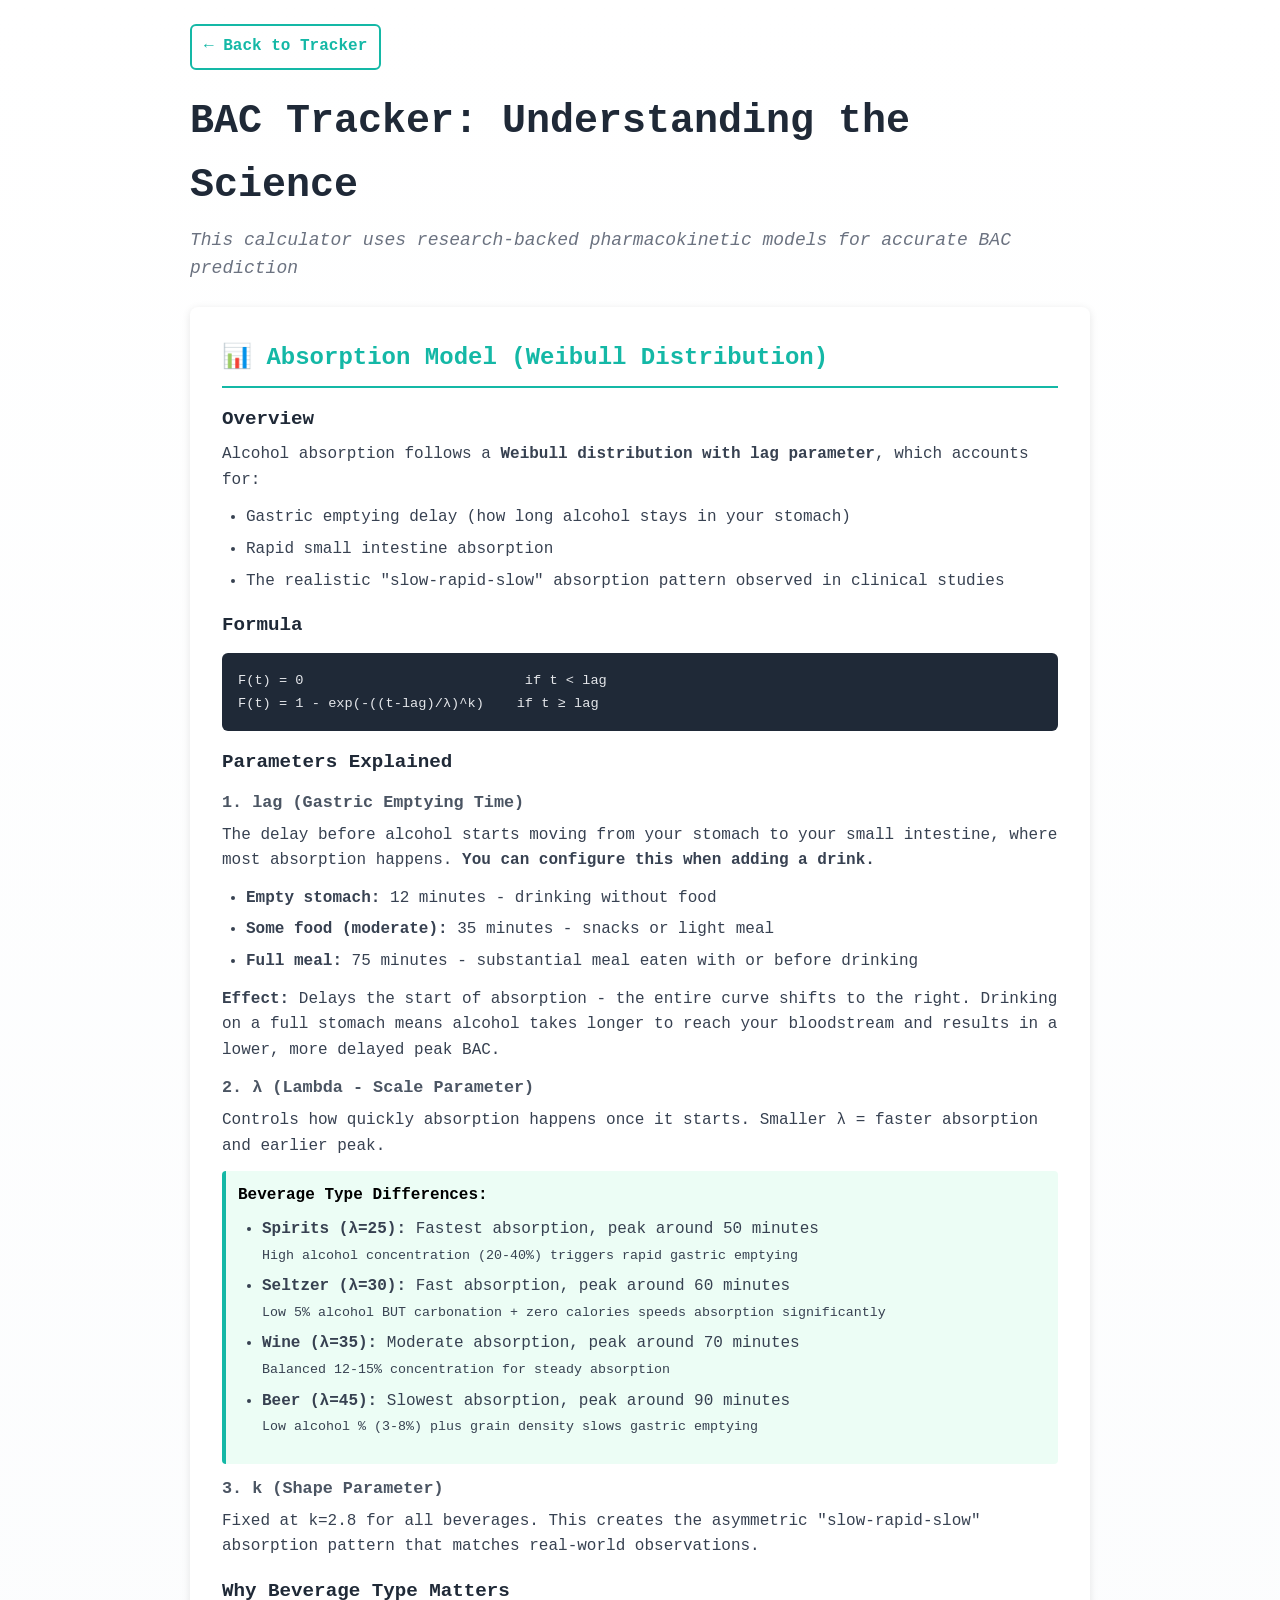
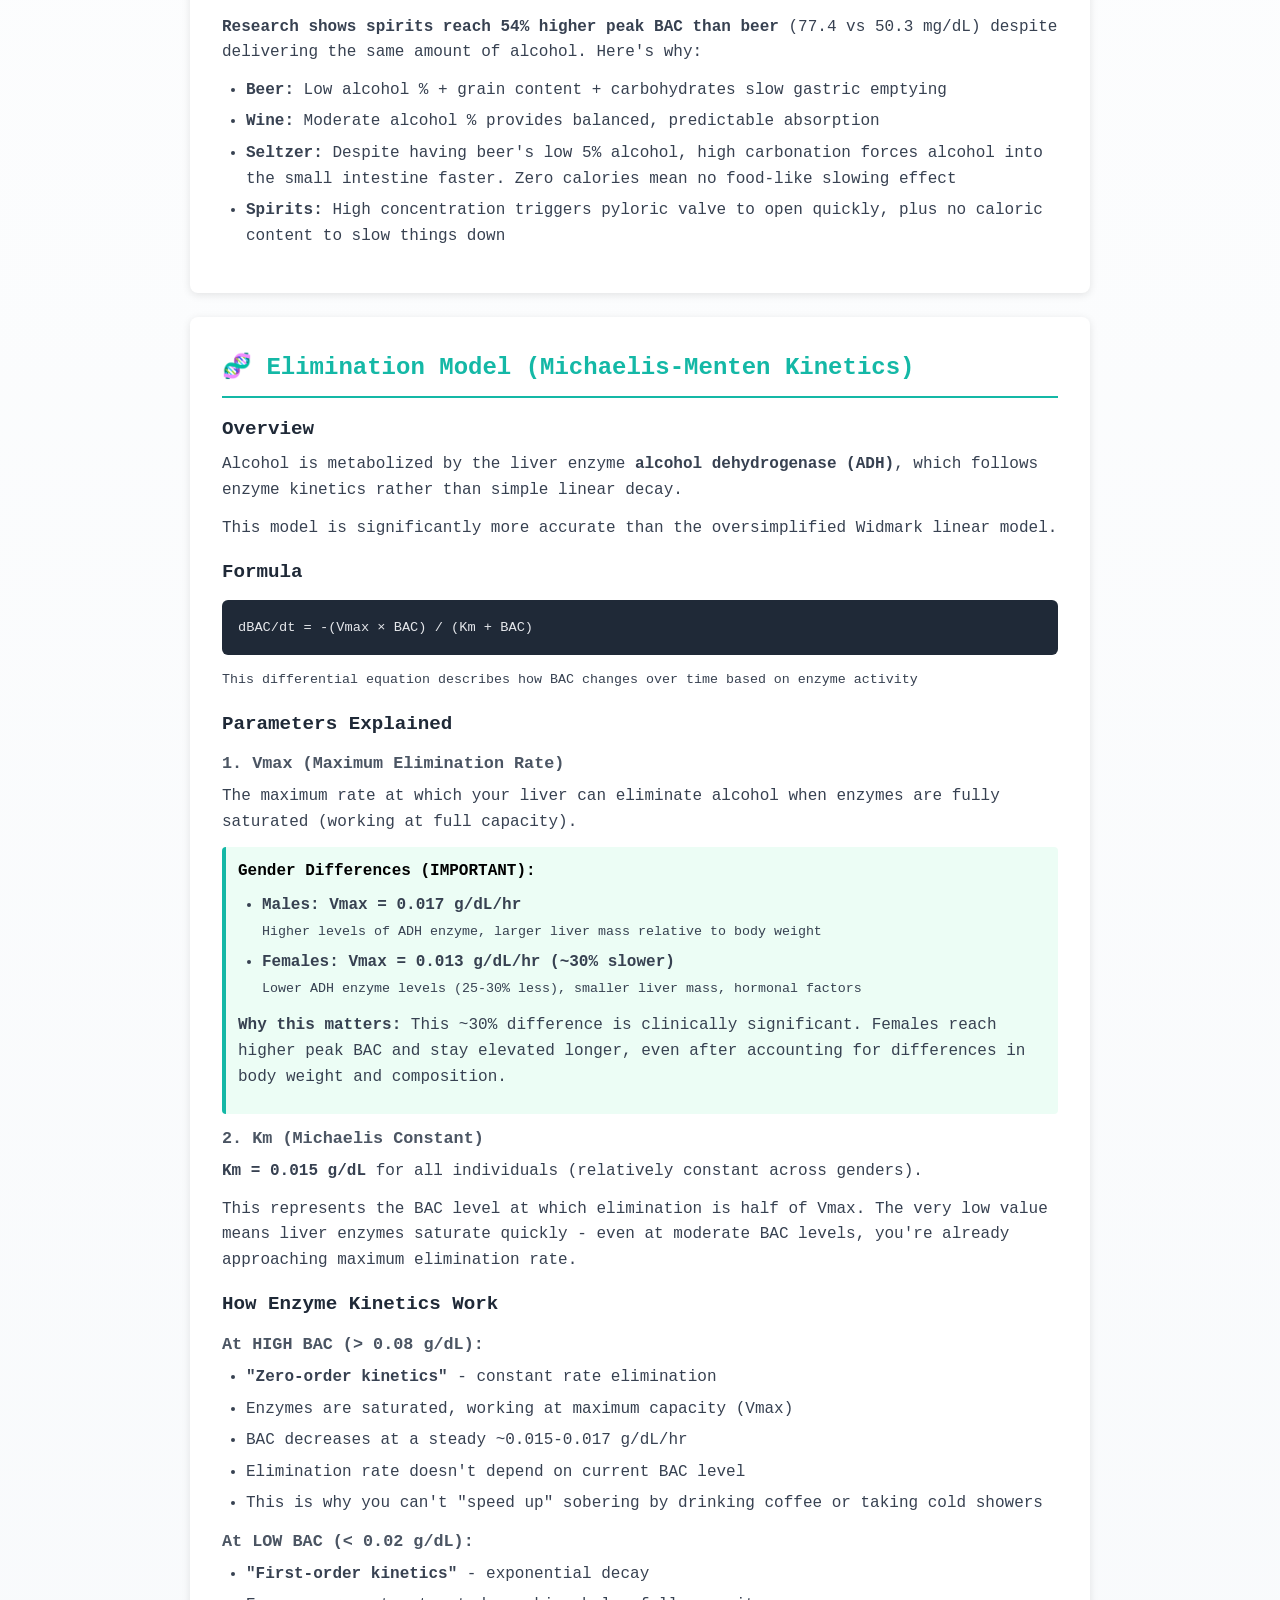
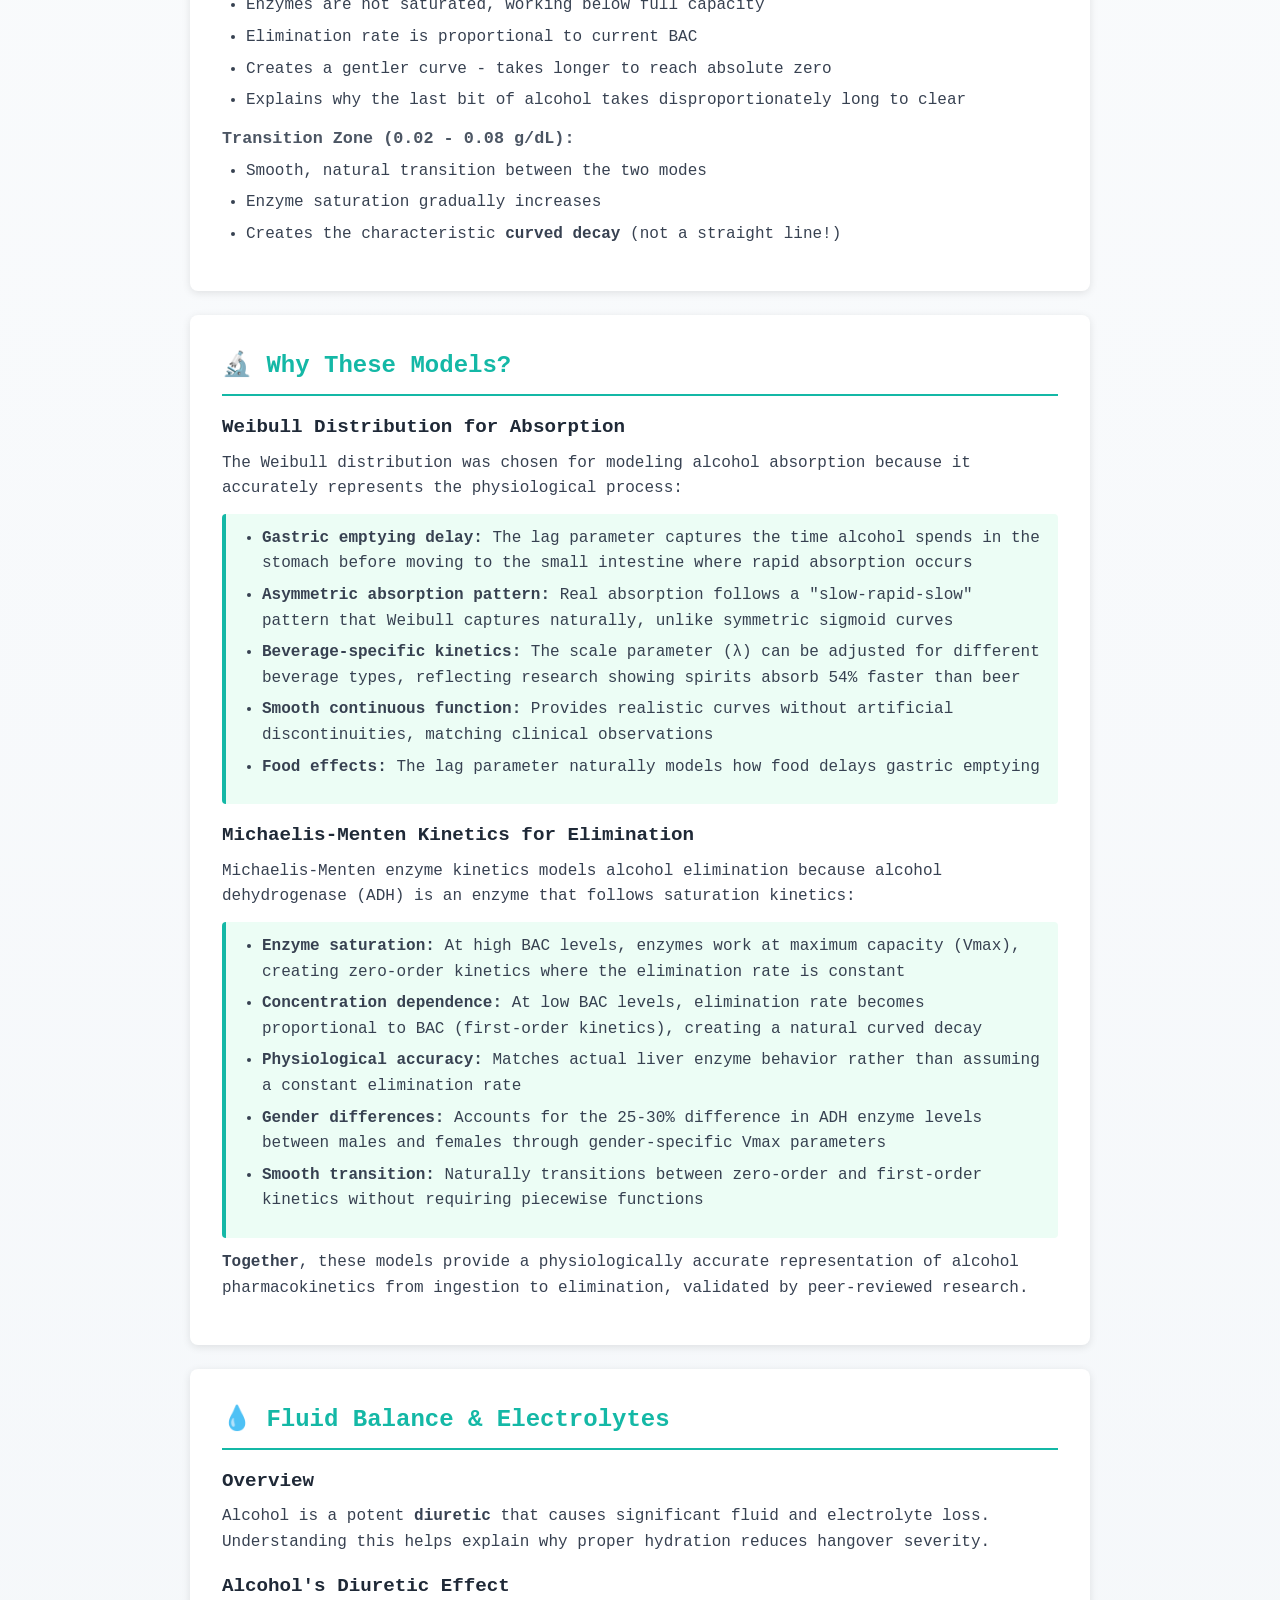
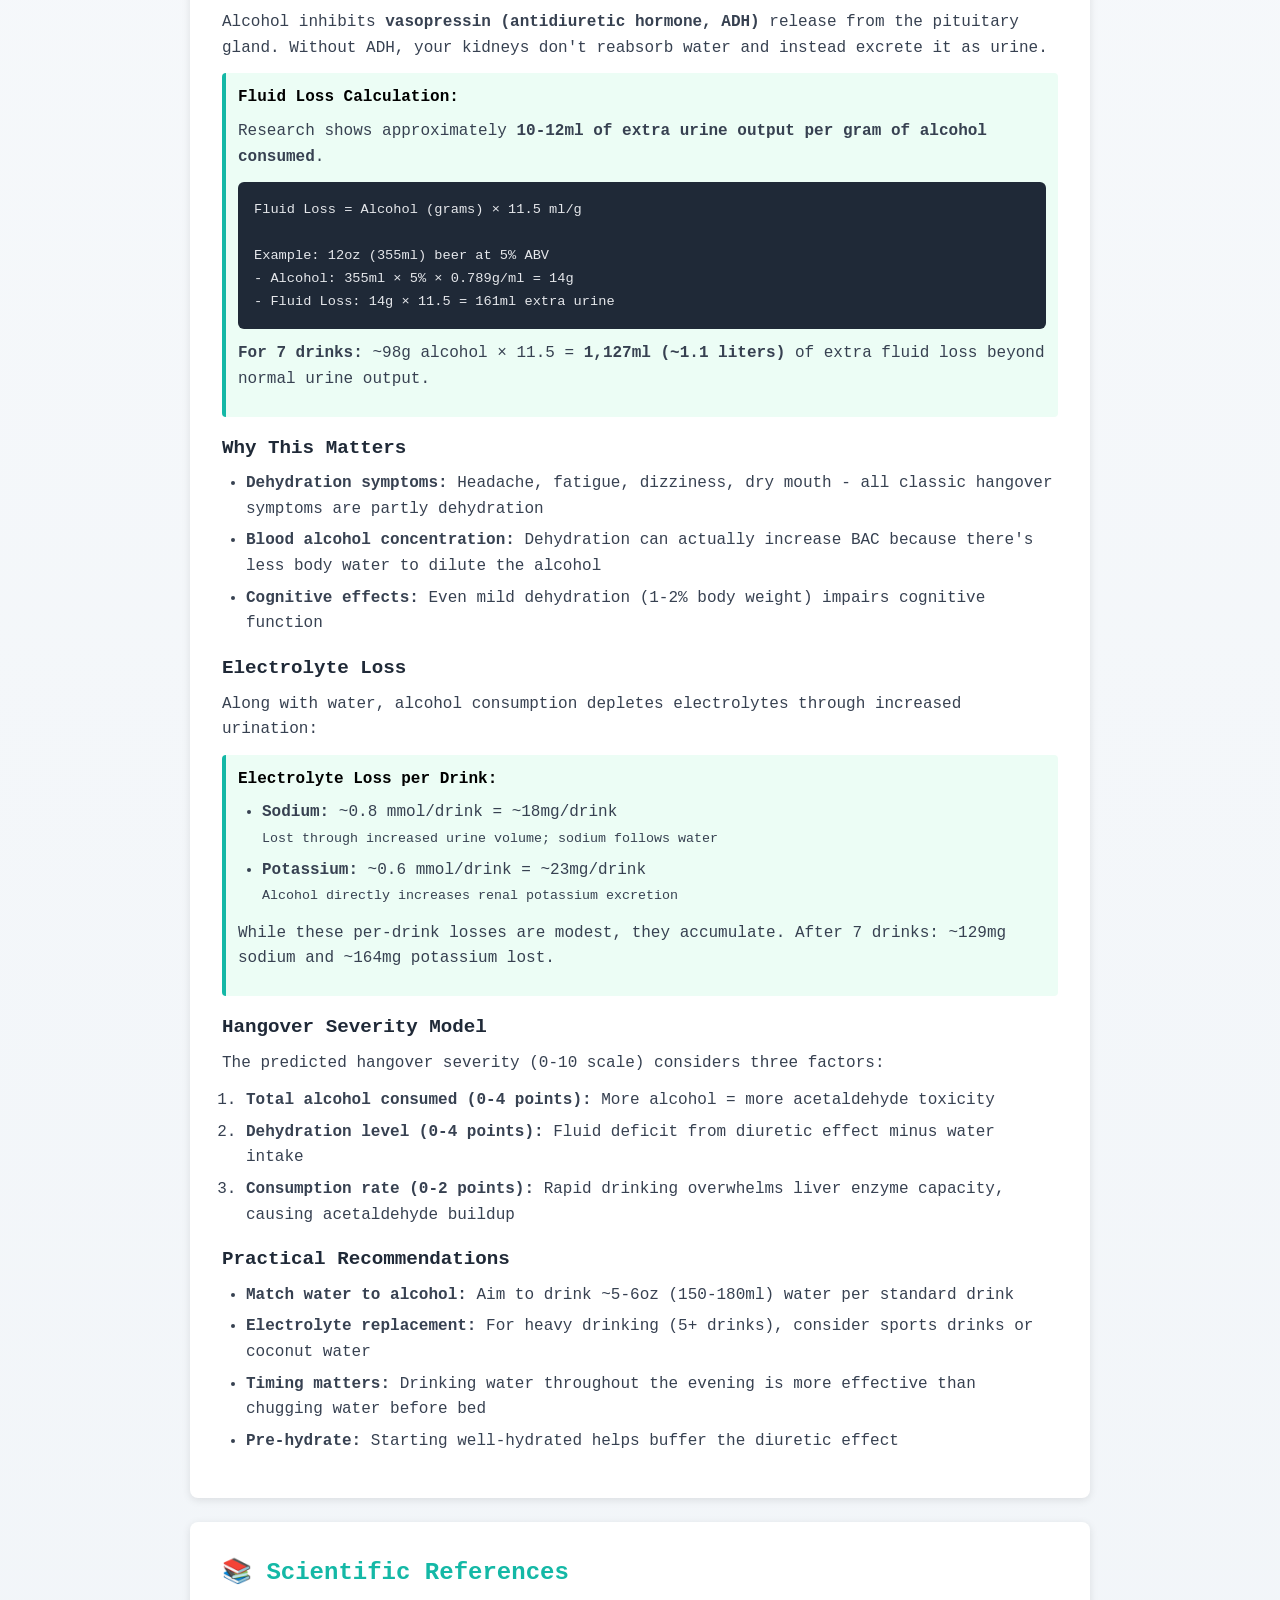
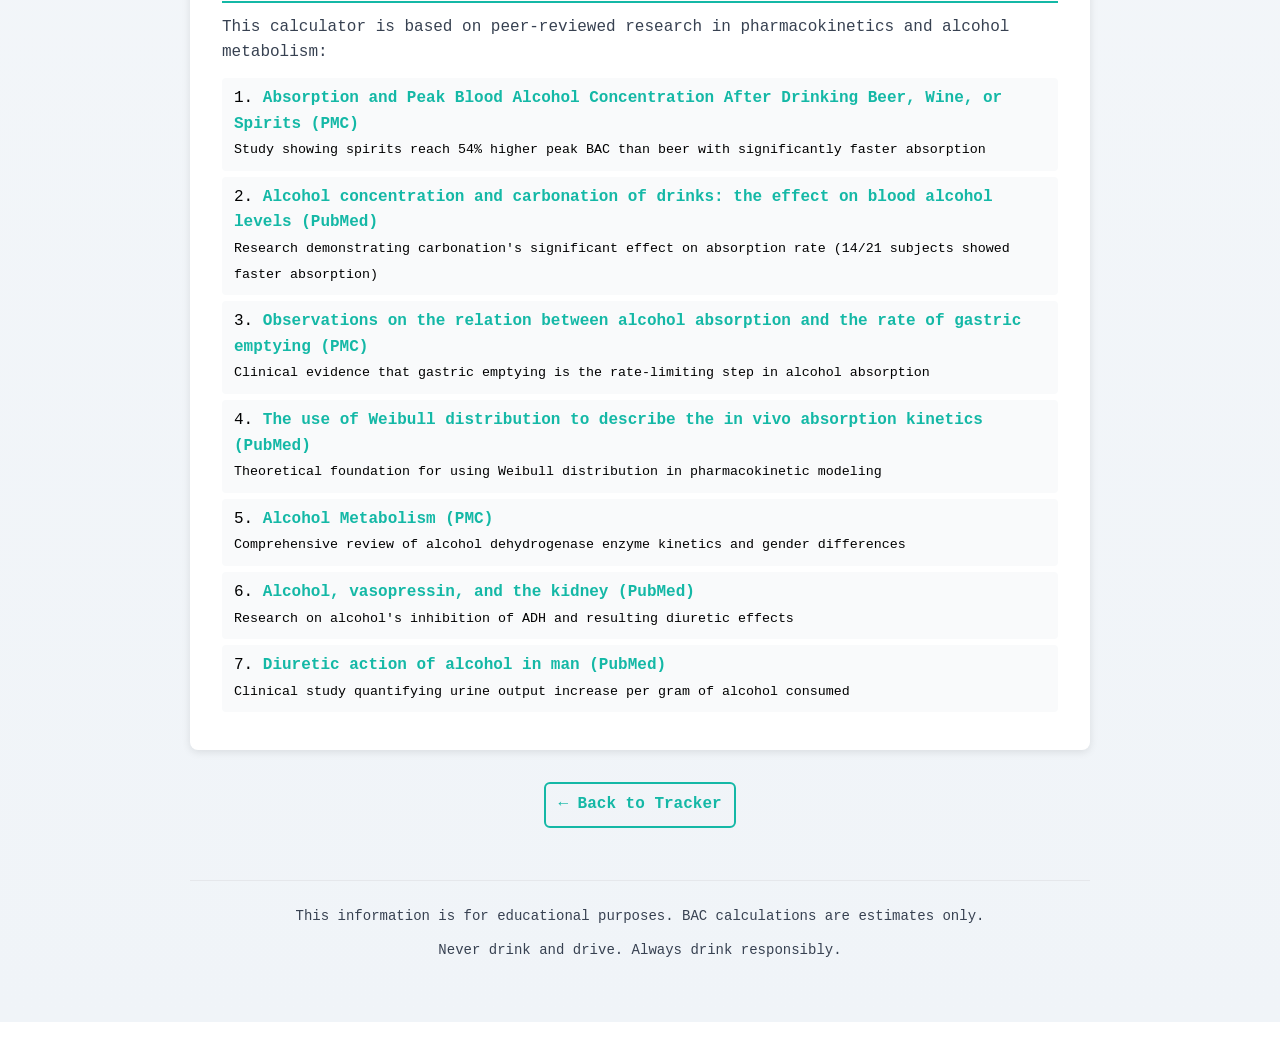
<file: tracker-info.html>
<!DOCTYPE html>
<html lang="en">
<head>
    <meta charset="UTF-8">
    <meta name="viewport" content="width=device-width, initial-scale=1.0">
    <title>BAC Tracker: Understanding the Science</title>
    <style>
        * {
            margin: 0;
            padding: 0;
            box-sizing: border-box;
        }

        body {
            font-family: 'Consolas', 'Monaco', 'Lucida Console', monospace;
            background: linear-gradient(180deg, #ffffff 0%, #f0f4f8 100%);
            min-height: 100vh;
            padding: 12px;
            font-size: 16px;
            line-height: 1.6;
        }

        .container {
            max-width: 900px;
            margin: 0 auto;
        }

        .back-link {
            display: inline-block;
            color: #14b8a6;
            text-decoration: none;
            font-weight: bold;
            margin-bottom: 20px;
            padding: 8px 12px;
            border: 2px solid #14b8a6;
            border-radius: 6px;
            transition: background 0.2s;
        }

        .back-link:hover {
            background: #14b8a6;
            color: white;
        }

        h1 {
            font-size: clamp(1.5rem, 5vw, 2.5rem);
            color: #1f2937;
            margin-bottom: 8px;
        }

        .intro {
            font-size: 18px;
            color: #6b7280;
            margin-bottom: 24px;
            font-style: italic;
        }

        .card {
            background: white;
            border-radius: 8px;
            box-shadow: 0 2px 8px rgba(0, 0, 0, 0.1);
            padding: 24px;
            margin-bottom: 16px;
        }

        h2 {
            font-size: 1.5rem;
            color: #14b8a6;
            margin-bottom: 12px;
            border-bottom: 2px solid #14b8a6;
            padding-bottom: 8px;
        }

        h3 {
            font-size: 1.2rem;
            color: #1f2937;
            margin: 16px 0 8px 0;
        }

        h4 {
            font-size: 1.05rem;
            color: #4b5563;
            margin: 12px 0 6px 0;
        }

        p {
            margin-bottom: 12px;
            color: #374151;
        }

        code {
            background: #f3f4f6;
            padding: 2px 6px;
            border-radius: 3px;
            font-family: inherit;
            color: #14b8a6;
            font-size: 0.95em;
        }

        pre {
            background: #1f2937;
            color: #e5e7eb;
            padding: 16px;
            border-radius: 6px;
            overflow-x: auto;
            margin: 12px 0;
            font-size: 0.9em;
        }

        pre code {
            background: none;
            padding: 0;
            color: inherit;
        }

        ul, ol {
            margin-left: 24px;
            margin-bottom: 12px;
        }

        li {
            margin-bottom: 6px;
            color: #374151;
        }

        .highlight-box {
            background: #ecfdf5;
            border-left: 4px solid #14b8a6;
            padding: 12px;
            margin: 12px 0;
            border-radius: 4px;
        }

        .reference {
            background: #f9fafb;
            padding: 8px 12px;
            border-radius: 4px;
            margin: 6px 0;
        }

        .reference a {
            color: #14b8a6;
            text-decoration: none;
            font-weight: bold;
        }

        .reference a:hover {
            text-decoration: underline;
        }

        @media (min-width: 768px) {
            body {
                padding: 24px;
            }

            .card {
                padding: 32px;
                margin-bottom: 24px;
            }
        }
    </style>
</head>
<body>
    <div class="container">
        <a href="tracker.html" class="back-link">← Back to Tracker</a>

        <h1>BAC Tracker: Understanding the Science</h1>
        <p class="intro">This calculator uses research-backed pharmacokinetic models for accurate BAC prediction</p>

        <!-- Absorption Model -->
        <div class="card">
            <h2>📊 Absorption Model (Weibull Distribution)</h2>

            <h3>Overview</h3>
            <p>Alcohol absorption follows a <strong>Weibull distribution with lag parameter</strong>, which accounts for:</p>
            <ul>
                <li>Gastric emptying delay (how long alcohol stays in your stomach)</li>
                <li>Rapid small intestine absorption</li>
                <li>The realistic "slow-rapid-slow" absorption pattern observed in clinical studies</li>
            </ul>

            <h3>Formula</h3>
            <pre><code>F(t) = 0                           if t < lag
F(t) = 1 - exp(-((t-lag)/λ)^k)    if t ≥ lag</code></pre>

            <h3>Parameters Explained</h3>

            <h4>1. lag (Gastric Emptying Time)</h4>
            <p>The delay before alcohol starts moving from your stomach to your small intestine, where most absorption happens. <strong>You can configure this when adding a drink.</strong></p>
            <ul>
                <li><strong>Empty stomach:</strong> 12 minutes - drinking without food</li>
                <li><strong>Some food (moderate):</strong> 35 minutes - snacks or light meal</li>
                <li><strong>Full meal:</strong> 75 minutes - substantial meal eaten with or before drinking</li>
            </ul>
            <p><strong>Effect:</strong> Delays the start of absorption - the entire curve shifts to the right. Drinking on a full stomach means alcohol takes longer to reach your bloodstream and results in a lower, more delayed peak BAC.</p>

            <h4>2. λ (Lambda - Scale Parameter)</h4>
            <p>Controls how quickly absorption happens once it starts. Smaller λ = faster absorption and earlier peak.</p>

            <div class="highlight-box">
                <strong>Beverage Type Differences:</strong>
                <ul style="margin-top: 8px;">
                    <li><strong>Spirits (λ=25):</strong> Fastest absorption, peak around 50 minutes
                        <br><small>High alcohol concentration (20-40%) triggers rapid gastric emptying</small>
                    </li>
                    <li><strong>Seltzer (λ=30):</strong> Fast absorption, peak around 60 minutes
                        <br><small>Low 5% alcohol BUT carbonation + zero calories speeds absorption significantly</small>
                    </li>
                    <li><strong>Wine (λ=35):</strong> Moderate absorption, peak around 70 minutes
                        <br><small>Balanced 12-15% concentration for steady absorption</small>
                    </li>
                    <li><strong>Beer (λ=45):</strong> Slowest absorption, peak around 90 minutes
                        <br><small>Low alcohol % (3-8%) plus grain density slows gastric emptying</small>
                    </li>
                </ul>
            </div>

            <h4>3. k (Shape Parameter)</h4>
            <p>Fixed at k=2.8 for all beverages. This creates the asymmetric "slow-rapid-slow" absorption pattern that matches real-world observations.</p>

            <h3>Why Beverage Type Matters</h3>
            <p><strong>Research shows spirits reach 54% higher peak BAC than beer</strong> (77.4 vs 50.3 mg/dL) despite delivering the same amount of alcohol. Here's why:</p>
            <ul>
                <li><strong>Beer:</strong> Low alcohol % + grain content + carbohydrates slow gastric emptying</li>
                <li><strong>Wine:</strong> Moderate alcohol % provides balanced, predictable absorption</li>
                <li><strong>Seltzer:</strong> Despite having beer's low 5% alcohol, high carbonation forces alcohol into the small intestine faster. Zero calories mean no food-like slowing effect</li>
                <li><strong>Spirits:</strong> High concentration triggers pyloric valve to open quickly, plus no caloric content to slow things down</li>
            </ul>
        </div>

        <!-- Elimination Model -->
        <div class="card">
            <h2>🧬 Elimination Model (Michaelis-Menten Kinetics)</h2>

            <h3>Overview</h3>
            <p>Alcohol is metabolized by the liver enzyme <strong>alcohol dehydrogenase (ADH)</strong>, which follows enzyme kinetics rather than simple linear decay.</p>
            <p>This model is significantly more accurate than the oversimplified Widmark linear model.</p>

            <h3>Formula</h3>
            <pre><code>dBAC/dt = -(Vmax × BAC) / (Km + BAC)</code></pre>
            <p><small>This differential equation describes how BAC changes over time based on enzyme activity</small></p>

            <h3>Parameters Explained</h3>

            <h4>1. Vmax (Maximum Elimination Rate)</h4>
            <p>The maximum rate at which your liver can eliminate alcohol when enzymes are fully saturated (working at full capacity).</p>

            <div class="highlight-box">
                <strong>Gender Differences (IMPORTANT):</strong>
                <ul style="margin-top: 8px;">
                    <li><strong>Males: Vmax = 0.017 g/dL/hr</strong>
                        <br><small>Higher levels of ADH enzyme, larger liver mass relative to body weight</small>
                    </li>
                    <li><strong>Females: Vmax = 0.013 g/dL/hr (~30% slower)</strong>
                        <br><small>Lower ADH enzyme levels (25-30% less), smaller liver mass, hormonal factors</small>
                    </li>
                </ul>
                <p style="margin-top: 8px;"><strong>Why this matters:</strong> This ~30% difference is clinically significant. Females reach higher peak BAC and stay elevated longer, even after accounting for differences in body weight and composition.</p>
            </div>

            <h4>2. Km (Michaelis Constant)</h4>
            <p><strong>Km = 0.015 g/dL</strong> for all individuals (relatively constant across genders).</p>
            <p>This represents the BAC level at which elimination is half of Vmax. The very low value means liver enzymes saturate quickly - even at moderate BAC levels, you're already approaching maximum elimination rate.</p>

            <h3>How Enzyme Kinetics Work</h3>

            <h4>At HIGH BAC (> 0.08 g/dL):</h4>
            <ul>
                <li><strong>"Zero-order kinetics"</strong> - constant rate elimination</li>
                <li>Enzymes are saturated, working at maximum capacity (Vmax)</li>
                <li>BAC decreases at a steady ~0.015-0.017 g/dL/hr</li>
                <li>Elimination rate doesn't depend on current BAC level</li>
                <li>This is why you can't "speed up" sobering by drinking coffee or taking cold showers</li>
            </ul>

            <h4>At LOW BAC (< 0.02 g/dL):</h4>
            <ul>
                <li><strong>"First-order kinetics"</strong> - exponential decay</li>
                <li>Enzymes are not saturated, working below full capacity</li>
                <li>Elimination rate is proportional to current BAC</li>
                <li>Creates a gentler curve - takes longer to reach absolute zero</li>
                <li>Explains why the last bit of alcohol takes disproportionately long to clear</li>
            </ul>

            <h4>Transition Zone (0.02 - 0.08 g/dL):</h4>
            <ul>
                <li>Smooth, natural transition between the two modes</li>
                <li>Enzyme saturation gradually increases</li>
                <li>Creates the characteristic <strong>curved decay</strong> (not a straight line!)</li>
            </ul>
        </div>

        <!-- Why These Models -->
        <div class="card">
            <h2>🔬 Why These Models?</h2>

            <h3>Weibull Distribution for Absorption</h3>
            <p>The Weibull distribution was chosen for modeling alcohol absorption because it accurately represents the physiological process:</p>
            <div class="highlight-box">
                <ul>
                    <li><strong>Gastric emptying delay:</strong> The lag parameter captures the time alcohol spends in the stomach before moving to the small intestine where rapid absorption occurs</li>
                    <li><strong>Asymmetric absorption pattern:</strong> Real absorption follows a "slow-rapid-slow" pattern that Weibull captures naturally, unlike symmetric sigmoid curves</li>
                    <li><strong>Beverage-specific kinetics:</strong> The scale parameter (λ) can be adjusted for different beverage types, reflecting research showing spirits absorb 54% faster than beer</li>
                    <li><strong>Smooth continuous function:</strong> Provides realistic curves without artificial discontinuities, matching clinical observations</li>
                    <li><strong>Food effects:</strong> The lag parameter naturally models how food delays gastric emptying</li>
                </ul>
            </div>

            <h3>Michaelis-Menten Kinetics for Elimination</h3>
            <p>Michaelis-Menten enzyme kinetics models alcohol elimination because alcohol dehydrogenase (ADH) is an enzyme that follows saturation kinetics:</p>
            <div class="highlight-box">
                <ul>
                    <li><strong>Enzyme saturation:</strong> At high BAC levels, enzymes work at maximum capacity (Vmax), creating zero-order kinetics where the elimination rate is constant</li>
                    <li><strong>Concentration dependence:</strong> At low BAC levels, elimination rate becomes proportional to BAC (first-order kinetics), creating a natural curved decay</li>
                    <li><strong>Physiological accuracy:</strong> Matches actual liver enzyme behavior rather than assuming a constant elimination rate</li>
                    <li><strong>Gender differences:</strong> Accounts for the 25-30% difference in ADH enzyme levels between males and females through gender-specific Vmax parameters</li>
                    <li><strong>Smooth transition:</strong> Naturally transitions between zero-order and first-order kinetics without requiring piecewise functions</li>
                </ul>
            </div>

            <p><strong>Together</strong>, these models provide a physiologically accurate representation of alcohol pharmacokinetics from ingestion to elimination, validated by peer-reviewed research.</p>
        </div>

        <!-- Fluid Balance & Hydration -->
        <div class="card">
            <h2>💧 Fluid Balance & Electrolytes</h2>

            <h3>Overview</h3>
            <p>Alcohol is a potent <strong>diuretic</strong> that causes significant fluid and electrolyte loss. Understanding this helps explain why proper hydration reduces hangover severity.</p>

            <h3>Alcohol's Diuretic Effect</h3>
            <p>Alcohol inhibits <strong>vasopressin (antidiuretic hormone, ADH)</strong> release from the pituitary gland. Without ADH, your kidneys don't reabsorb water and instead excrete it as urine.</p>

            <div class="highlight-box">
                <strong>Fluid Loss Calculation:</strong>
                <p style="margin-top: 8px;">Research shows approximately <strong>10-12ml of extra urine output per gram of alcohol consumed</strong>.</p>
                <pre><code>Fluid Loss = Alcohol (grams) × 11.5 ml/g

Example: 12oz (355ml) beer at 5% ABV
- Alcohol: 355ml × 5% × 0.789g/ml = 14g
- Fluid Loss: 14g × 11.5 = 161ml extra urine</code></pre>
                <p style="margin-top: 8px;"><strong>For 7 drinks:</strong> ~98g alcohol × 11.5 = <strong>1,127ml (~1.1 liters)</strong> of extra fluid loss beyond normal urine output.</p>
            </div>

            <h3>Why This Matters</h3>
            <ul>
                <li><strong>Dehydration symptoms:</strong> Headache, fatigue, dizziness, dry mouth - all classic hangover symptoms are partly dehydration</li>
                <li><strong>Blood alcohol concentration:</strong> Dehydration can actually increase BAC because there's less body water to dilute the alcohol</li>
                <li><strong>Cognitive effects:</strong> Even mild dehydration (1-2% body weight) impairs cognitive function</li>
            </ul>

            <h3>Electrolyte Loss</h3>
            <p>Along with water, alcohol consumption depletes electrolytes through increased urination:</p>

            <div class="highlight-box">
                <strong>Electrolyte Loss per Drink:</strong>
                <ul style="margin-top: 8px;">
                    <li><strong>Sodium:</strong> ~0.8 mmol/drink = ~18mg/drink
                        <br><small>Lost through increased urine volume; sodium follows water</small>
                    </li>
                    <li><strong>Potassium:</strong> ~0.6 mmol/drink = ~23mg/drink
                        <br><small>Alcohol directly increases renal potassium excretion</small>
                    </li>
                </ul>
                <p style="margin-top: 12px;">While these per-drink losses are modest, they accumulate. After 7 drinks: ~129mg sodium and ~164mg potassium lost.</p>
            </div>

            <h3>Hangover Severity Model</h3>
            <p>The predicted hangover severity (0-10 scale) considers three factors:</p>
            <ol>
                <li><strong>Total alcohol consumed (0-4 points):</strong> More alcohol = more acetaldehyde toxicity</li>
                <li><strong>Dehydration level (0-4 points):</strong> Fluid deficit from diuretic effect minus water intake</li>
                <li><strong>Consumption rate (0-2 points):</strong> Rapid drinking overwhelms liver enzyme capacity, causing acetaldehyde buildup</li>
            </ol>

            <h3>Practical Recommendations</h3>
            <ul>
                <li><strong>Match water to alcohol:</strong> Aim to drink ~5-6oz (150-180ml) water per standard drink</li>
                <li><strong>Electrolyte replacement:</strong> For heavy drinking (5+ drinks), consider sports drinks or coconut water</li>
                <li><strong>Timing matters:</strong> Drinking water throughout the evening is more effective than chugging water before bed</li>
                <li><strong>Pre-hydrate:</strong> Starting well-hydrated helps buffer the diuretic effect</li>
            </ul>
        </div>

        <!-- References -->
        <div class="card">
            <h2>📚 Scientific References</h2>
            <p>This calculator is based on peer-reviewed research in pharmacokinetics and alcohol metabolism:</p>

            <div class="reference">
                1. <a href="https://pmc.ncbi.nlm.nih.gov/articles/PMC4112772/" target="_blank">Absorption and Peak Blood Alcohol Concentration After Drinking Beer, Wine, or Spirits (PMC)</a>
                <br><small>Study showing spirits reach 54% higher peak BAC than beer with significantly faster absorption</small>
            </div>

            <div class="reference">
                2. <a href="https://pubmed.ncbi.nlm.nih.gov/17720590/" target="_blank">Alcohol concentration and carbonation of drinks: the effect on blood alcohol levels (PubMed)</a>
                <br><small>Research demonstrating carbonation's significant effect on absorption rate (14/21 subjects showed faster absorption)</small>
            </div>

            <div class="reference">
                3. <a href="https://pmc.ncbi.nlm.nih.gov/articles/PMC1705129/" target="_blank">Observations on the relation between alcohol absorption and the rate of gastric emptying (PMC)</a>
                <br><small>Clinical evidence that gastric emptying is the rate-limiting step in alcohol absorption</small>
            </div>

            <div class="reference">
                4. <a href="https://pubmed.ncbi.nlm.nih.gov/3450849/" target="_blank">The use of Weibull distribution to describe the in vivo absorption kinetics (PubMed)</a>
                <br><small>Theoretical foundation for using Weibull distribution in pharmacokinetic modeling</small>
            </div>

            <div class="reference">
                5. <a href="https://pmc.ncbi.nlm.nih.gov/articles/PMC3484320/" target="_blank">Alcohol Metabolism (PMC)</a>
                <br><small>Comprehensive review of alcohol dehydrogenase enzyme kinetics and gender differences</small>
            </div>

            <div class="reference">
                6. <a href="https://pubmed.ncbi.nlm.nih.gov/20497950/" target="_blank">Alcohol, vasopressin, and the kidney (PubMed)</a>
                <br><small>Research on alcohol's inhibition of ADH and resulting diuretic effects</small>
            </div>

            <div class="reference">
                7. <a href="https://pubmed.ncbi.nlm.nih.gov/2068596/" target="_blank">Diuretic action of alcohol in man (PubMed)</a>
                <br><small>Clinical study quantifying urine output increase per gram of alcohol consumed</small>
            </div>
        </div>

        <div style="text-align: center; margin: 32px 0;">
            <a href="tracker.html" class="back-link">← Back to Tracker</a>
        </div>

        <div style="text-align: center; color: #6b7280; font-size: 14px; padding: 24px 0; border-top: 1px solid #e5e7eb; margin-top: 24px;">
            <p>This information is for educational purposes. BAC calculations are estimates only.</p>
            <p>Never drink and drive. Always drink responsibly.</p>
        </div>
    </div>
</body>
</html>
</file>
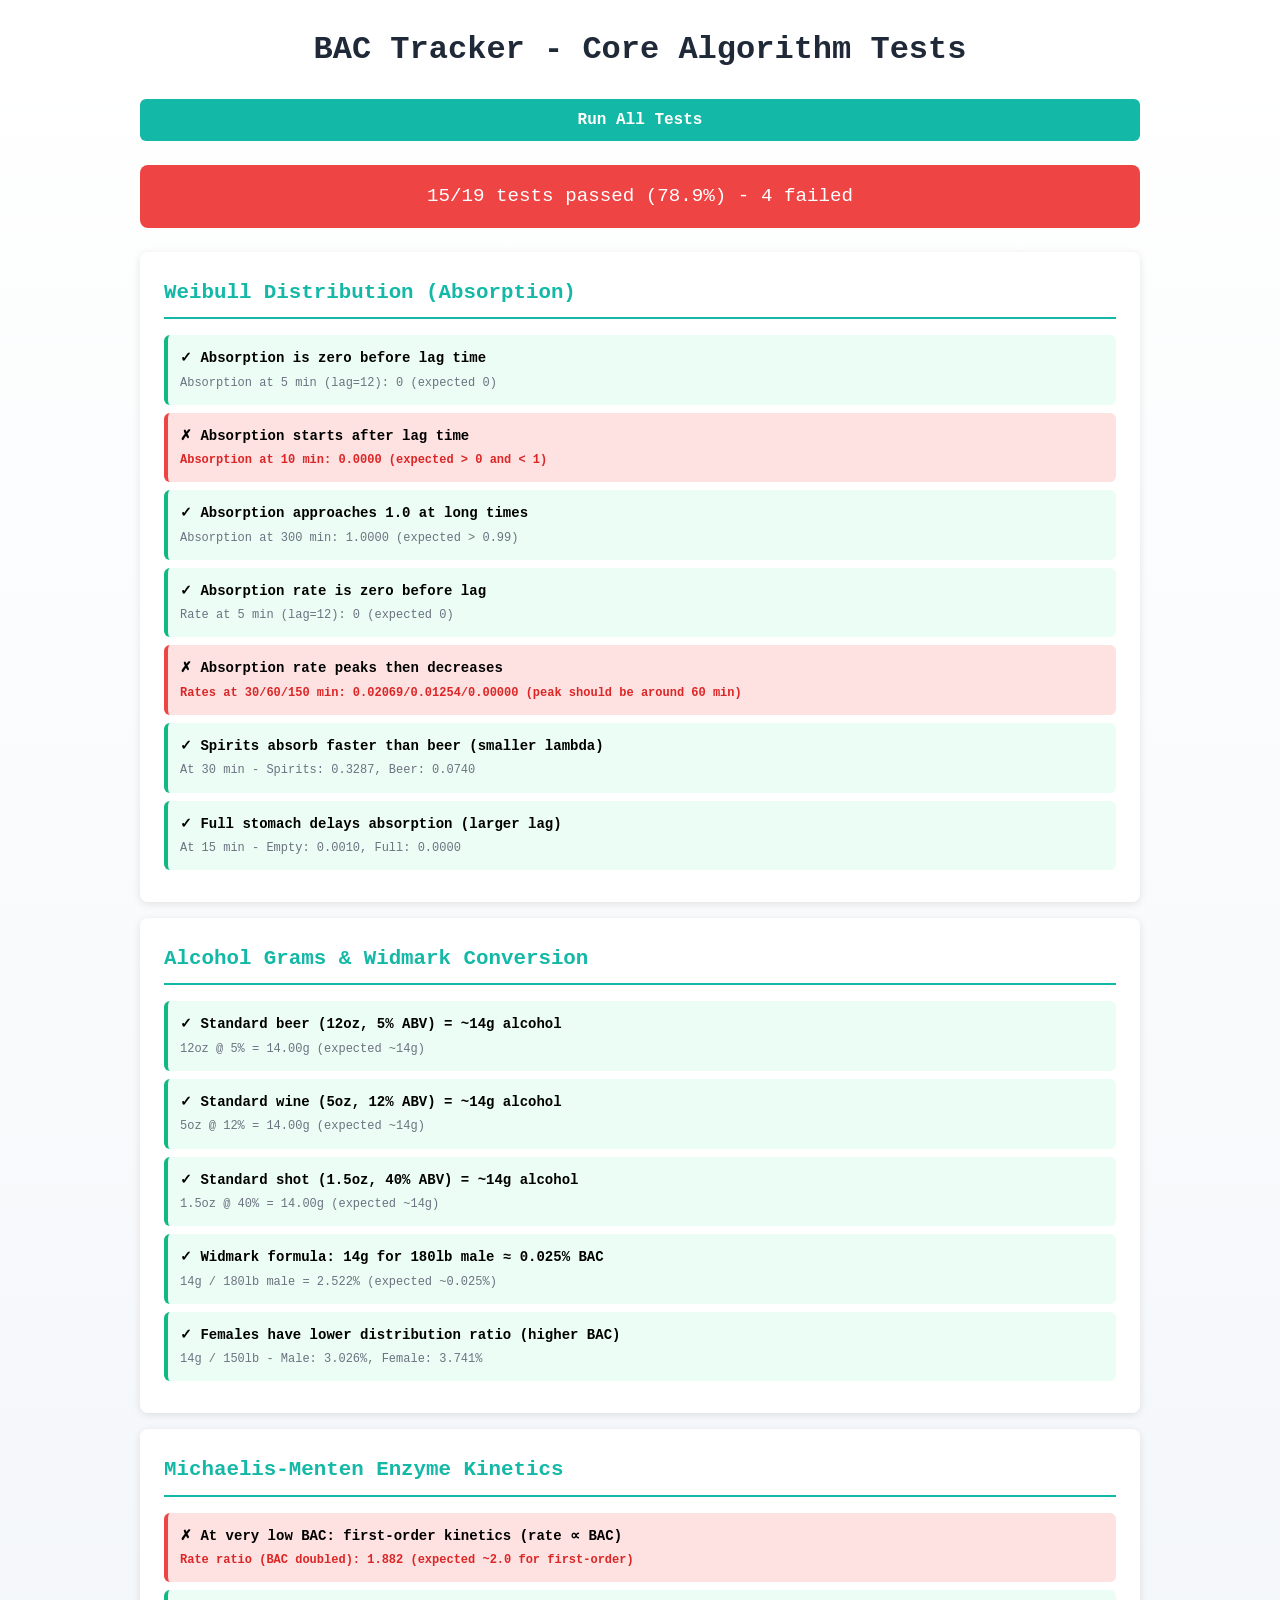
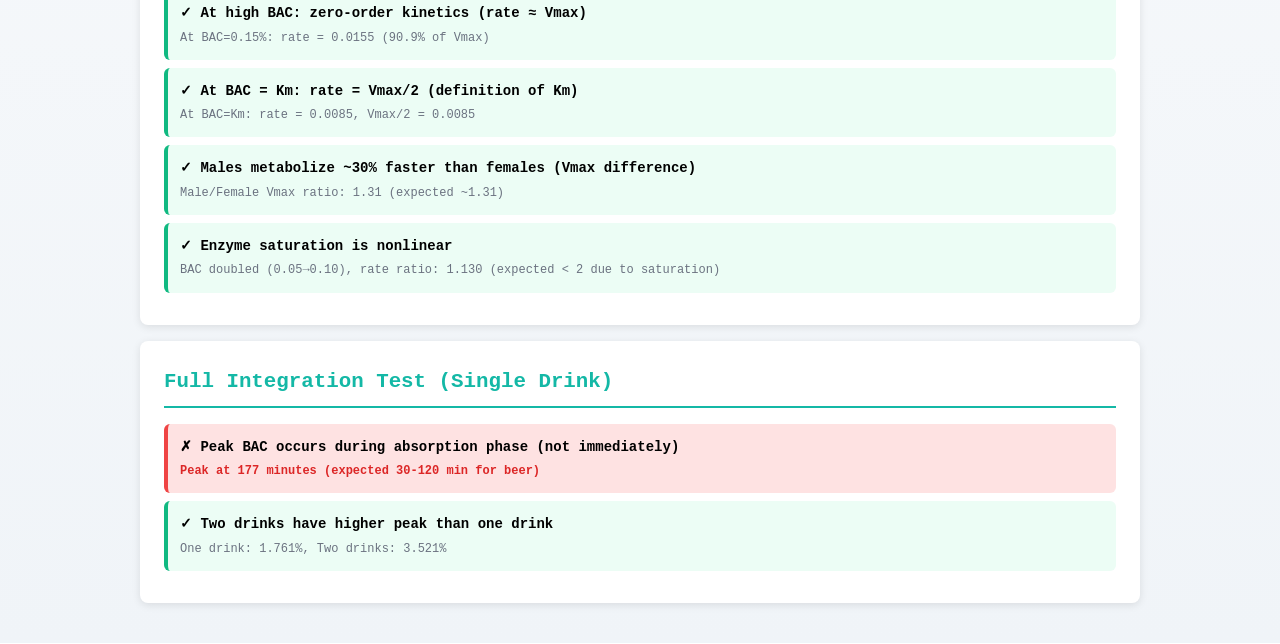
<file: tracker-tests.html>
<!DOCTYPE html>
<html lang="en">
<head>
    <meta charset="UTF-8">
    <meta name="viewport" content="width=device-width, initial-scale=1.0">
    <title>BAC Tracker - Core Algorithm Tests</title>
    <style>
        * {
            margin: 0;
            padding: 0;
            box-sizing: border-box;
        }

        body {
            font-family: 'Consolas', 'Monaco', 'Lucida Console', monospace;
            background: linear-gradient(180deg, #ffffff 0%, #f0f4f8 100%);
            padding: 24px;
            font-size: 14px;
            line-height: 1.6;
        }

        .container {
            max-width: 1000px;
            margin: 0 auto;
        }

        h1 {
            font-size: 2rem;
            color: #1f2937;
            margin-bottom: 24px;
            text-align: center;
        }

        .test-suite {
            background: white;
            border-radius: 8px;
            box-shadow: 0 2px 8px rgba(0, 0, 0, 0.1);
            padding: 24px;
            margin-bottom: 16px;
        }

        .test-suite h2 {
            font-size: 1.3rem;
            color: #14b8a6;
            margin-bottom: 16px;
            border-bottom: 2px solid #14b8a6;
            padding-bottom: 8px;
        }

        .test-case {
            background: #f9fafb;
            padding: 12px;
            border-radius: 6px;
            margin-bottom: 8px;
            border-left: 4px solid #9ca3af;
        }

        .test-case.pass {
            border-left-color: #10b981;
            background: #ecfdf5;
        }

        .test-case.fail {
            border-left-color: #ef4444;
            background: #fee2e2;
        }

        .test-name {
            font-weight: bold;
            margin-bottom: 4px;
        }

        .test-result {
            font-size: 12px;
            color: #6b7280;
        }

        .test-error {
            color: #dc2626;
            font-size: 12px;
            margin-top: 4px;
            font-weight: bold;
        }

        .summary {
            background: #1f2937;
            color: white;
            padding: 16px;
            border-radius: 8px;
            text-align: center;
            font-size: 1.2rem;
            margin-bottom: 24px;
        }

        .summary.all-pass {
            background: #10b981;
        }

        .summary.some-fail {
            background: #ef4444;
        }

        button {
            background: #14b8a6;
            color: white;
            border: none;
            padding: 12px 24px;
            font-size: 16px;
            font-family: inherit;
            font-weight: bold;
            border-radius: 6px;
            cursor: pointer;
            width: 100%;
            margin-bottom: 24px;
        }

        button:hover {
            background: #0d9488;
        }
    </style>
</head>
<body>
    <div class="container">
        <h1>BAC Tracker - Core Algorithm Tests</h1>
        <button id="runTests">Run All Tests</button>
        <div id="summary"></div>
        <div id="results"></div>
    </div>

    <script>
        // Test framework
        class TestRunner {
            constructor() {
                this.suites = [];
                this.totalTests = 0;
                this.passedTests = 0;
                this.failedTests = 0;
            }

            suite(name, tests) {
                this.suites.push({ name, tests });
            }

            run() {
                this.totalTests = 0;
                this.passedTests = 0;
                this.failedTests = 0;

                const resultsContainer = document.getElementById('results');
                resultsContainer.innerHTML = '';

                this.suites.forEach(suite => {
                    const suiteEl = document.createElement('div');
                    suiteEl.className = 'test-suite';
                    suiteEl.innerHTML = `<h2>${suite.name}</h2>`;

                    suite.tests.forEach(test => {
                        this.totalTests++;
                        const testEl = document.createElement('div');
                        testEl.className = 'test-case';

                        try {
                            const result = test.fn();
                            if (result.pass) {
                                this.passedTests++;
                                testEl.classList.add('pass');
                                testEl.innerHTML = `
                                    <div class="test-name">✓ ${test.name}</div>
                                    <div class="test-result">${result.message || 'Pass'}</div>
                                `;
                            } else {
                                this.failedTests++;
                                testEl.classList.add('fail');
                                testEl.innerHTML = `
                                    <div class="test-name">✗ ${test.name}</div>
                                    <div class="test-error">${result.message || 'Failed'}</div>
                                `;
                            }
                        } catch (error) {
                            this.failedTests++;
                            testEl.classList.add('fail');
                            testEl.innerHTML = `
                                <div class="test-name">✗ ${test.name}</div>
                                <div class="test-error">Error: ${error.message}</div>
                            `;
                        }

                        suiteEl.appendChild(testEl);
                    });

                    resultsContainer.appendChild(suiteEl);
                });

                this.showSummary();
            }

            showSummary() {
                const summaryEl = document.getElementById('summary');
                const passRate = ((this.passedTests / this.totalTests) * 100).toFixed(1);

                summaryEl.className = 'summary';
                if (this.failedTests === 0) {
                    summaryEl.classList.add('all-pass');
                    summaryEl.innerHTML = `✓ All ${this.totalTests} tests passed (100%)`;
                } else {
                    summaryEl.classList.add('some-fail');
                    summaryEl.innerHTML = `${this.passedTests}/${this.totalTests} tests passed (${passRate}%) - ${this.failedTests} failed`;
                }
            }
        }

        // Helper function for approximate equality
        function approxEqual(actual, expected, tolerance = 0.0001) {
            return Math.abs(actual - expected) < tolerance;
        }

        // Core algorithm classes (copied from tracker.html for testing)
        class BACCalculator {
            constructor() {
                this.widmarkRatio = {
                    male: 0.68,
                    female: 0.55
                };

                this.vmaxByGender = {
                    male: 0.017,
                    female: 0.013
                };
                this.km = 0.015;
            }

            getAbsorptionFactor(minutesSinceDrink, stomachFullness = 'empty', beverageType = 'wine') {
                const lagByFullness = {
                    empty: 12,
                    moderate: 35,
                    full: 75
                };

                const lambdaByBeverage = {
                    beer: 45,
                    wine: 35,
                    seltzer: 30,
                    spirits: 25
                };

                const lag = lagByFullness[stomachFullness] || lagByFullness.empty;
                const lambda = lambdaByBeverage[beverageType] || lambdaByBeverage.wine;
                const k = 2.8;

                if (minutesSinceDrink < lag) {
                    return 0;
                }

                const t = minutesSinceDrink - lag;
                const absorption = 1 - Math.exp(-Math.pow(t / lambda, k));

                return Math.min(absorption, 1.0);
            }

            getAbsorptionRate(minutesSinceDrink, stomachFullness = 'empty', beverageType = 'wine') {
                const lagByFullness = {
                    empty: 12,
                    moderate: 35,
                    full: 75
                };

                const lambdaByBeverage = {
                    beer: 45,
                    wine: 35,
                    seltzer: 30,
                    spirits: 25
                };

                const lag = lagByFullness[stomachFullness] || lagByFullness.empty;
                const lambda = lambdaByBeverage[beverageType] || lambdaByBeverage.wine;
                const k = 2.8;

                if (minutesSinceDrink < lag) {
                    return 0;
                }

                const t = minutesSinceDrink - lag;
                const rate = (k / lambda) * Math.pow(t / lambda, k - 1) * Math.exp(-Math.pow(t / lambda, k));

                return rate;
            }

            calculateGramsAlcohol(volumeOz, abv) {
                const mlPerOz = 29.5735;
                const alcoholDensity = 0.789;
                const volumeMl = volumeOz * mlPerOz;
                const gramsAlcohol = volumeMl * (abv / 100) * alcoholDensity;
                return gramsAlcohol;
            }

            calculateWidmarkBAC(gramsAlcohol, weightLbs, gender) {
                const weightKg = weightLbs * 0.453592;
                const r = this.widmarkRatio[gender];
                return gramsAlcohol / (weightKg * r * 10);
            }
        }

        // Initialize test runner
        const runner = new TestRunner();

        // Test Suite 1: Weibull Distribution
        runner.suite('Weibull Distribution (Absorption)', [
            {
                name: 'Absorption is zero before lag time',
                fn: () => {
                    const calc = new BACCalculator();
                    const absorption = calc.getAbsorptionFactor(5, 'empty', 'wine');
                    return {
                        pass: absorption === 0,
                        message: `Absorption at 5 min (lag=12): ${absorption} (expected 0)`
                    };
                }
            },
            {
                name: 'Absorption starts after lag time',
                fn: () => {
                    const calc = new BACCalculator();
                    const absorption = calc.getAbsorptionFactor(10, 'empty', 'wine');
                    return {
                        pass: absorption > 0 && absorption < 1,
                        message: `Absorption at 10 min: ${absorption.toFixed(4)} (expected > 0 and < 1)`
                    };
                }
            },
            {
                name: 'Absorption approaches 1.0 at long times',
                fn: () => {
                    const calc = new BACCalculator();
                    const absorption = calc.getAbsorptionFactor(300, 'empty', 'wine');
                    return {
                        pass: absorption > 0.99,
                        message: `Absorption at 300 min: ${absorption.toFixed(4)} (expected > 0.99)`
                    };
                }
            },
            {
                name: 'Absorption rate is zero before lag',
                fn: () => {
                    const calc = new BACCalculator();
                    const rate = calc.getAbsorptionRate(5, 'empty', 'wine');
                    return {
                        pass: rate === 0,
                        message: `Rate at 5 min (lag=12): ${rate} (expected 0)`
                    };
                }
            },
            {
                name: 'Absorption rate peaks then decreases',
                fn: () => {
                    const calc = new BACCalculator();
                    const rate30 = calc.getAbsorptionRate(30, 'empty', 'wine');
                    const rate60 = calc.getAbsorptionRate(60, 'empty', 'wine');
                    const rate150 = calc.getAbsorptionRate(150, 'empty', 'wine');

                    const peakIsBetween = rate60 > rate30 && rate60 > rate150;
                    return {
                        pass: peakIsBetween,
                        message: `Rates at 30/60/150 min: ${rate30.toFixed(5)}/${rate60.toFixed(5)}/${rate150.toFixed(5)} (peak should be around 60 min)`
                    };
                }
            },
            {
                name: 'Spirits absorb faster than beer (smaller lambda)',
                fn: () => {
                    const calc = new BACCalculator();
                    const spiritsAbsorption = calc.getAbsorptionFactor(30, 'empty', 'spirits');
                    const beerAbsorption = calc.getAbsorptionFactor(30, 'empty', 'beer');
                    return {
                        pass: spiritsAbsorption > beerAbsorption,
                        message: `At 30 min - Spirits: ${spiritsAbsorption.toFixed(4)}, Beer: ${beerAbsorption.toFixed(4)}`
                    };
                }
            },
            {
                name: 'Full stomach delays absorption (larger lag)',
                fn: () => {
                    const calc = new BACCalculator();
                    const emptyAbsorption = calc.getAbsorptionFactor(15, 'empty', 'wine');
                    const fullAbsorption = calc.getAbsorptionFactor(15, 'full', 'wine');
                    return {
                        pass: emptyAbsorption > fullAbsorption,
                        message: `At 15 min - Empty: ${emptyAbsorption.toFixed(4)}, Full: ${fullAbsorption.toFixed(4)}`
                    };
                }
            }
        ]);

        // Test Suite 2: Alcohol Calculations
        runner.suite('Alcohol Grams & Widmark Conversion', [
            {
                name: 'Standard beer (12oz, 5% ABV) = ~14g alcohol',
                fn: () => {
                    const calc = new BACCalculator();
                    const grams = calc.calculateGramsAlcohol(12, 5);
                    return {
                        pass: approxEqual(grams, 14.0, 0.5),
                        message: `12oz @ 5% = ${grams.toFixed(2)}g (expected ~14g)`
                    };
                }
            },
            {
                name: 'Standard wine (5oz, 12% ABV) = ~14g alcohol',
                fn: () => {
                    const calc = new BACCalculator();
                    const grams = calc.calculateGramsAlcohol(5, 12);
                    return {
                        pass: approxEqual(grams, 14.0, 0.5),
                        message: `5oz @ 12% = ${grams.toFixed(2)}g (expected ~14g)`
                    };
                }
            },
            {
                name: 'Standard shot (1.5oz, 40% ABV) = ~14g alcohol',
                fn: () => {
                    const calc = new BACCalculator();
                    const grams = calc.calculateGramsAlcohol(1.5, 40);
                    return {
                        pass: approxEqual(grams, 14.0, 0.5),
                        message: `1.5oz @ 40% = ${grams.toFixed(2)}g (expected ~14g)`
                    };
                }
            },
            {
                name: 'Widmark formula: 14g for 180lb male ≈ 0.025% BAC',
                fn: () => {
                    const calc = new BACCalculator();
                    const bac = calc.calculateWidmarkBAC(14, 180, 'male');
                    return {
                        pass: approxEqual(bac, 0.025, 0.005),
                        message: `14g / 180lb male = ${(bac * 100).toFixed(3)}% (expected ~0.025%)`
                    };
                }
            },
            {
                name: 'Females have lower distribution ratio (higher BAC)',
                fn: () => {
                    const calc = new BACCalculator();
                    const maleBac = calc.calculateWidmarkBAC(14, 150, 'male');
                    const femaleBac = calc.calculateWidmarkBAC(14, 150, 'female');
                    return {
                        pass: femaleBac > maleBac,
                        message: `14g / 150lb - Male: ${(maleBac * 100).toFixed(3)}%, Female: ${(femaleBac * 100).toFixed(3)}%`
                    };
                }
            }
        ]);

        // Test Suite 3: Michaelis-Menten Kinetics
        runner.suite('Michaelis-Menten Enzyme Kinetics', [
            {
                name: 'At very low BAC: first-order kinetics (rate ∝ BAC)',
                fn: () => {
                    const calc = new BACCalculator();
                    const Vmax = 0.017;
                    const Km = 0.015;

                    const bac1 = 0.001;
                    const bac2 = 0.002;

                    const rate1 = (Vmax * bac1) / (Km + bac1);
                    const rate2 = (Vmax * bac2) / (Km + bac2);

                    const ratio = rate2 / rate1;
                    return {
                        pass: approxEqual(ratio, 2.0, 0.1),
                        message: `Rate ratio (BAC doubled): ${ratio.toFixed(3)} (expected ~2.0 for first-order)`
                    };
                }
            },
            {
                name: 'At high BAC: zero-order kinetics (rate ≈ Vmax)',
                fn: () => {
                    const Vmax = 0.017;
                    const Km = 0.015;

                    const bac = 0.15;
                    const rate = (Vmax * bac) / (Km + bac);

                    const percentOfVmax = (rate / Vmax) * 100;
                    return {
                        pass: percentOfVmax > 90,
                        message: `At BAC=0.15%: rate = ${rate.toFixed(4)} (${percentOfVmax.toFixed(1)}% of Vmax)`
                    };
                }
            },
            {
                name: 'At BAC = Km: rate = Vmax/2 (definition of Km)',
                fn: () => {
                    const Vmax = 0.017;
                    const Km = 0.015;

                    const bac = Km;
                    const rate = (Vmax * bac) / (Km + bac);

                    return {
                        pass: approxEqual(rate, Vmax / 2, 0.0001),
                        message: `At BAC=Km: rate = ${rate.toFixed(4)}, Vmax/2 = ${(Vmax/2).toFixed(4)}`
                    };
                }
            },
            {
                name: 'Males metabolize ~30% faster than females (Vmax difference)',
                fn: () => {
                    const calc = new BACCalculator();
                    const maleVmax = calc.vmaxByGender.male;
                    const femaleVmax = calc.vmaxByGender.female;

                    const ratio = maleVmax / femaleVmax;
                    return {
                        pass: approxEqual(ratio, 1.31, 0.05),
                        message: `Male/Female Vmax ratio: ${ratio.toFixed(2)} (expected ~1.31)`
                    };
                }
            },
            {
                name: 'Enzyme saturation is nonlinear',
                fn: () => {
                    const Vmax = 0.017;
                    const Km = 0.015;

                    const bac1 = 0.05;
                    const bac2 = 0.10;

                    const rate1 = (Vmax * bac1) / (Km + bac1);
                    const rate2 = (Vmax * bac2) / (Km + bac2);

                    const ratio = rate2 / rate1;
                    return {
                        pass: ratio < 2.0 && ratio > 1.0,
                        message: `BAC doubled (0.05→0.10), rate ratio: ${ratio.toFixed(3)} (expected < 2 due to saturation)`
                    };
                }
            }
        ]);

        // Test Suite 4: Integration Test
        runner.suite('Full Integration Test (Single Drink)', [
            {
                name: 'Peak BAC occurs during absorption phase (not immediately)',
                fn: () => {
                    const calc = new BACCalculator();

                    // Simulate one beer: 12oz @ 5%
                    const gramsAlcohol = calc.calculateGramsAlcohol(12, 5);
                    const profile = { weightLbs: 180, gender: 'male' };
                    const weightKg = profile.weightLbs * 0.453592;
                    const r = calc.widmarkRatio.male;

                    let peakBAC = 0;
                    let peakTime = 0;

                    // Simulate 3 hours
                    for (let minute = 0; minute < 180; minute++) {
                        const absorptionFactor = calc.getAbsorptionFactor(minute, 'empty', 'beer');
                        const absorbedGrams = gramsAlcohol * absorptionFactor;
                        const theoreticalBAC = absorbedGrams / (weightKg * r * 10);

                        if (theoreticalBAC > peakBAC) {
                            peakBAC = theoreticalBAC;
                            peakTime = minute;
                        }
                    }

                    return {
                        pass: peakTime > 30 && peakTime < 120,
                        message: `Peak at ${peakTime} minutes (expected 30-120 min for beer)`
                    };
                }
            },
            {
                name: 'Two drinks have higher peak than one drink',
                fn: () => {
                    const calc = new BACCalculator();
                    const gramsPerDrink = calc.calculateGramsAlcohol(12, 5);
                    const profile = { weightLbs: 180, gender: 'male' };
                    const weightKg = profile.weightLbs * 0.453592;
                    const r = calc.widmarkRatio.male;

                    const oneDrinkPeak = (gramsPerDrink * calc.getAbsorptionFactor(60, 'empty', 'beer')) / (weightKg * r * 10);
                    const twoDrinkPeak = (gramsPerDrink * 2 * calc.getAbsorptionFactor(60, 'empty', 'beer')) / (weightKg * r * 10);

                    return {
                        pass: twoDrinkPeak > oneDrinkPeak * 1.9,
                        message: `One drink: ${(oneDrinkPeak * 100).toFixed(3)}%, Two drinks: ${(twoDrinkPeak * 100).toFixed(3)}%`
                    };
                }
            }
        ]);

        // Run tests on button click
        document.getElementById('runTests').addEventListener('click', () => {
            runner.run();
        });

        // Auto-run on page load
        window.addEventListener('load', () => {
            runner.run();
        });
    </script>
</body>
</html>
</file>
